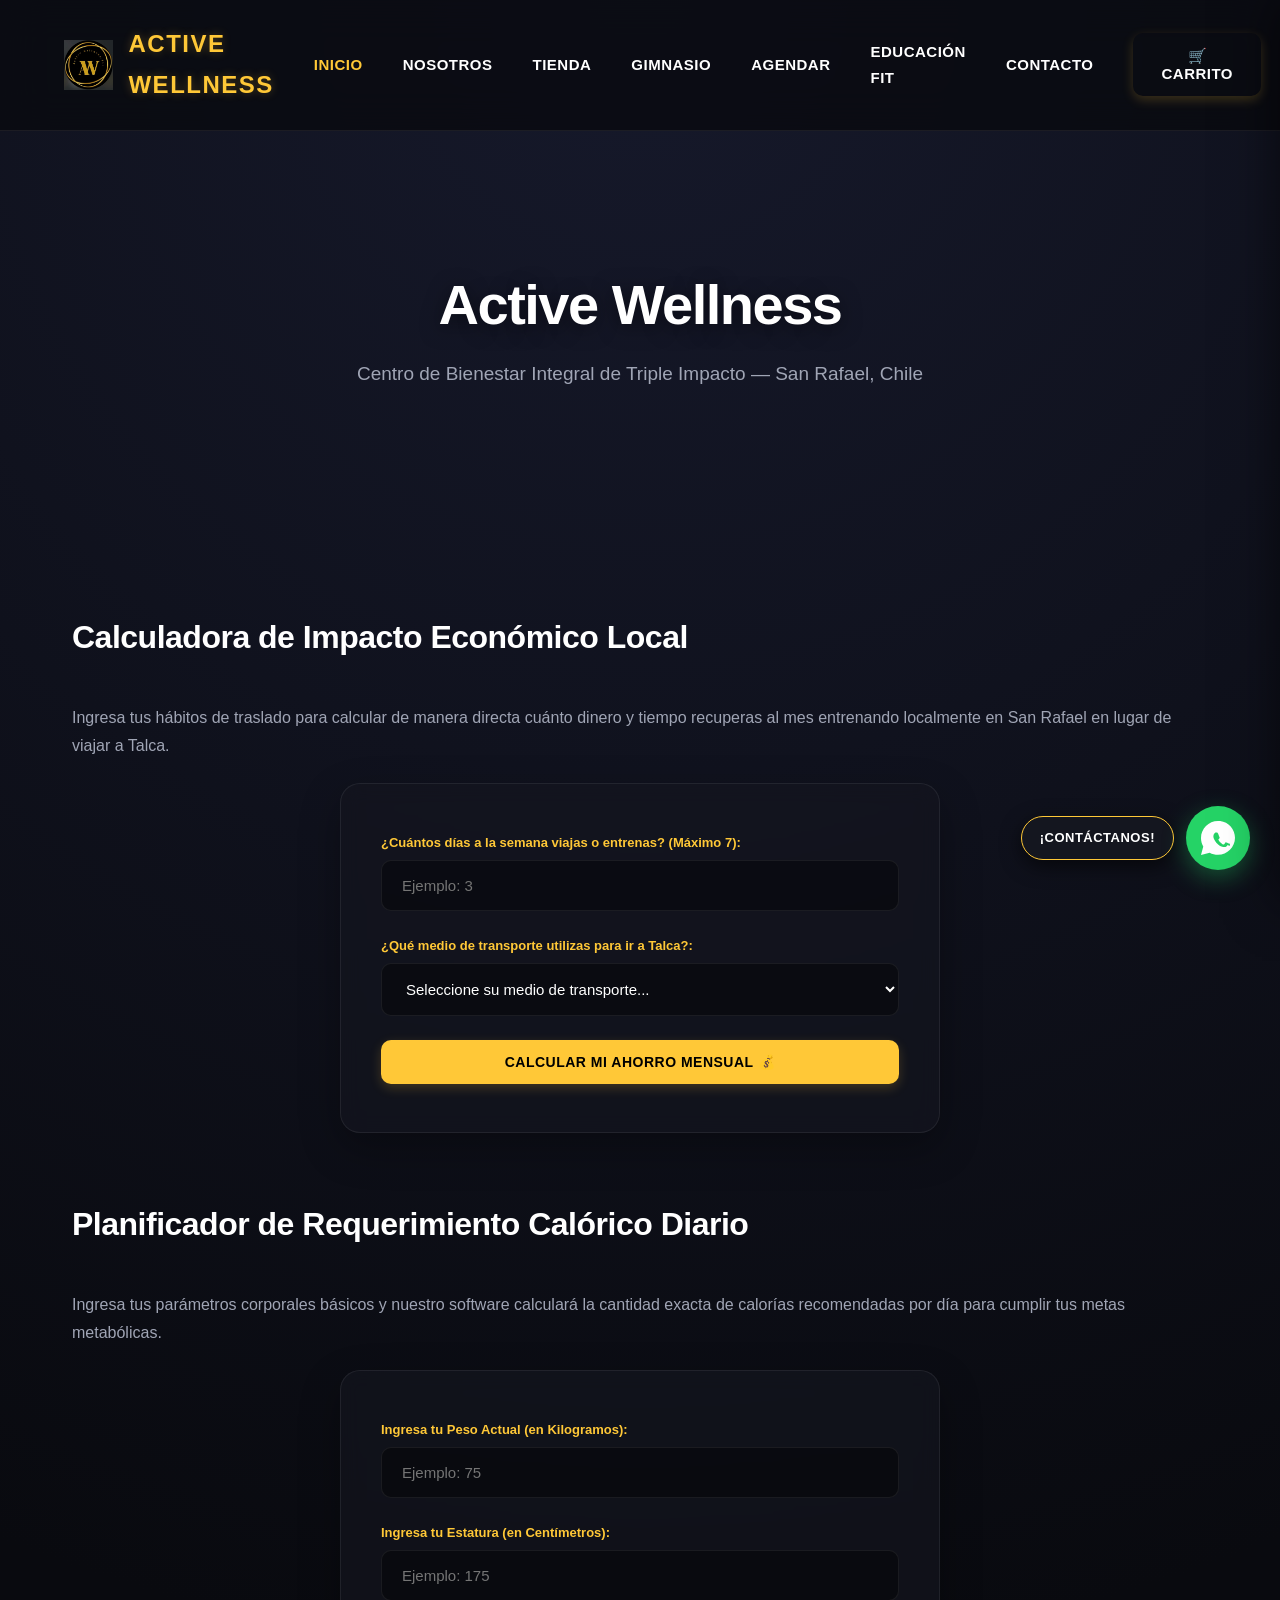
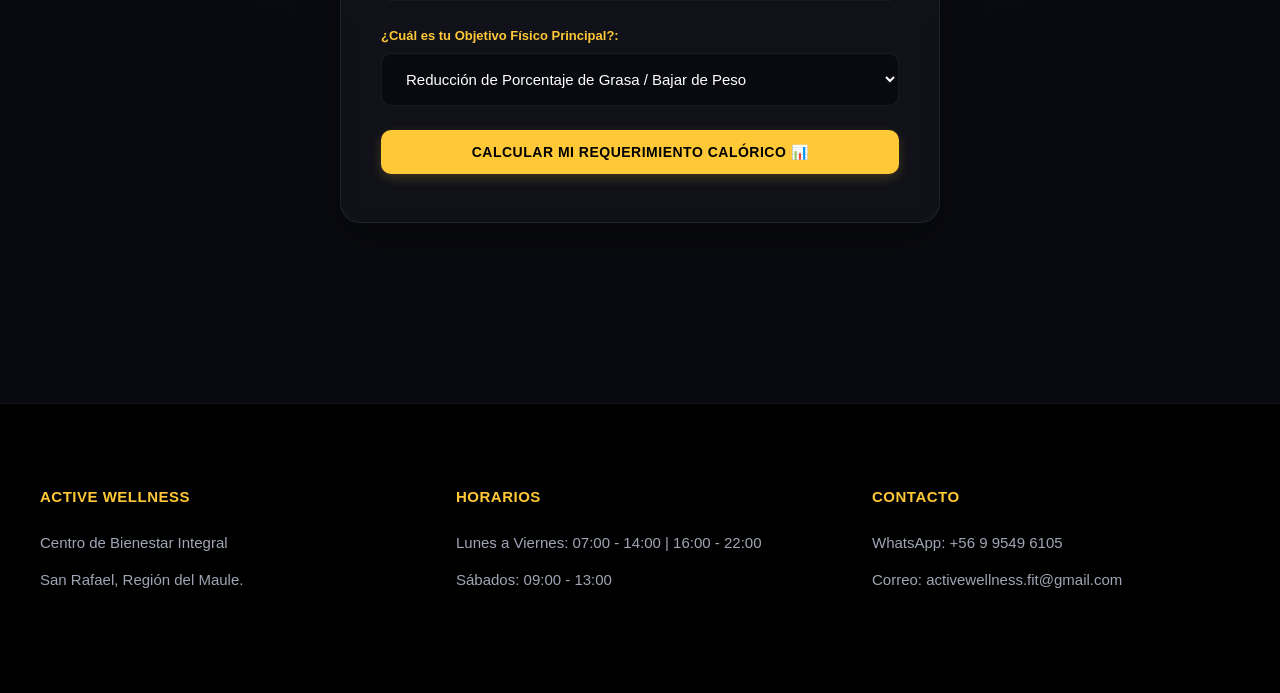
<file: index.html>
<!DOCTYPE html>
<html lang="es">     
<head>
  <meta charset="UTF-8">
  <meta name="viewport" content="width=device-width, initial-scale=1.0">
  <title>Active Wellness - Centro de Bienestar Integral</title>
  <meta name="description" content="Active Wellness: nutrición, entrenamiento, bienestar y estética integral.">
  <link rel="icon" href="imagenes/favicon.png" type="image/png">
  <link rel="stylesheet" href="styles.css">
</head>
<body>

<header class="header">
  <div class="logo">
    <a href="index.html" style="text-decoration: none; color: var(--accent-color); display: flex; align-items: center;">
      <img src="imagenes/logo.png" alt="Logo" style="height: 50px; margin-right: 15px;">
      Active Wellness
    </a>
  </div>
  <nav class="nav">
    <a href="index.html" style="color: var(--accent-color);">Inicio</a>
    <a href="nosotros.html">Nosotros</a>
    <a href="catalogo.html">Tienda<span id="nav-count" class="nav-badge" style="display:none;">0</span></a>
    <a href="gimnasio.html">Gimnasio</a>
    <a href="agenda.html">Agendar</a>
    <a href="comunidad.html">Educación Fit</a>
    <a href="contacto.html">Contacto</a>
    <button class="nav-btn-link" onclick="toggleCartSidebar()">🛒 Carrito</button>
  </nav>
</header>

<div id="cart-sidebar" class="cart-sidebar">
  <div class="cart-header">
    <h3>Tu Carrito</h3>
    <button class="close-cart" onclick="toggleCartSidebar()">✕</button>
  </div>
  <div class="cart-items-container" id="cart-items-list"></div>
  <div>
    <p style="font-size: 18px; font-weight: bold; margin-bottom: 16px;">Total: <span id="cart-sidebar-total" style="color:var(--accent-color);">$0</span></p>
    <button onclick="enviarAWhatsApp()" class="btn" style="background:var(--success-color); color:white; width:100%; padding:14px; margin-bottom:12px;">Confirmar pedido por WhatsApp 💬</button>
    <button onclick="clearCart()" class="btn" style="background:var(--danger-color); color:white; width:100%; padding:10px; font-size:12px;">Vaciar Carrito 🗑️</button>
  </div>
</div>

<section class="hero">
  <h1>Active Wellness</h1>
  <p>Centro de Bienestar Integral de Triple Impacto — San Rafael, Chile</p>
</section>

<section class="section">
  <h2>Calculadora de Impacto Económico Local</h2>
  <p style="color: var(--text-secondary); margin-bottom: 24px;">Ingresa tus hábitos de traslado para calcular de manera directa cuánto dinero y tiempo recuperas al mes entrenando localmente en San Rafael en lugar de viajar a Talca.</p>
  
  <div class="form" style="max-width: 600px; margin: 0 auto 64px auto;">
    <label style="display:block; margin-bottom:6px; font-size:13px; font-weight:bold; color:var(--accent-color);">¿Cuántos días a la semana viajas o entrenas? (Máximo 7):</label>
    <input type="number" id="op-dias" placeholder="Ejemplo: 3" min="1" max="7" required>

    <label style="display:block; margin-bottom:6px; font-size:13px; font-weight:bold; color:var(--accent-color);">¿Qué medio de transporte utilizas para ir a Talca?:</label>
    <select id="op-transporte" required>
      <option value="" disabled selected hidden>Seleccione su medio de transporte...</option>
      <option value="auto">Automóvil Particular (Combustible + Peaje Lateral)</option>
      <option value="micro">Transporte Público / Microbús (Pasajes ida y vuelta)</option>
    </select>

    <button type="button" onclick="calcularCostoOportunidad()" style="width:100%;">Calcular Mi Ahorro Mensual 💰</button>
    <div id="op-resultado"></div>
  </div>

  <h2>Planificador de Requerimiento Calórico Diario</h2>
  <p style="color: var(--text-secondary); margin-bottom: 24px;">Ingresa tus parámetros corporales básicos y nuestro software calculará la cantidad exacta de calorías recomendadas por día para cumplir tus metas metabólicas.</p>
  
  <div class="form" style="max-width: 600px; margin: 0 auto;">
    <label style="display:block; margin-bottom:6px; font-size:13px; font-weight:bold; color:var(--accent-color);">Ingresa tu Peso Actual (en Kilogramos):</label>
    <input type="number" id="calc-peso" placeholder="Ejemplo: 75" min="30" max="250" required>

    <label style="display:block; margin-bottom:6px; font-size:13px; font-weight:bold; color:var(--accent-color);">Ingresa tu Estatura (en Centímetros):</label>
    <input type="number" id="calc-estatura" placeholder="Ejemplo: 175" min="100" max="230" required>

    <label style="display:block; margin-bottom:6px; font-size:13px; font-weight:bold; color:var(--accent-color);">¿Cuál es tu Objetivo Físico Principal?:</label>
    <select id="calc-objetivo" required>
      <option value="perder">Reducción de Porcentaje de Grasa / Bajar de Peso</option>
      <option value="ganar">Hipertrofia Muscular / Aumento de Masa Magra</option>
      <option value="mantener">Mantenimiento Saludable y Vitalidad Preventiva</option>
    </select>

    <button type="button" onclick="calcularIMC()" style="width:100%;">Calcular Mi Requerimiento Calórico 📊</button>
    <div id="calc-resultado"></div>
  </div>
</section>

<footer class="footer">
  <div class="footer-content">
    <div class="footer-section">
      <h3>Active Wellness</h3>
      <p>Centro de Bienestar Integral</p>
      <p>San Rafael, Región del Maule.</p>
    </div>
    <div class="footer-section">
      <h3>Horarios</h3>
      <p>Lunes a Viernes: 07:00 - 14:00 | 16:00 - 22:00</p>
      <p>Sábados: 09:00 - 13:00</p>
    </div>
    <div class="footer-section">
      <h3>Contacto</h3>
      <p>WhatsApp: +56 9 9549 6105</p>
      <p>Correo: activewellness.fit@gmail.com</p>
    </div>
  </div>
</footer>

<a href="https://wa.me/56995496105" class="whatsapp-float-container" target="_blank">
  <span class="whatsapp-text-badge">¡Contáctanos!</span>
  <div class="whatsapp-float">
    <svg class="whatsapp-icon-svg" viewBox="0 0 32 32">
      <path d="M16 0c-8.837 0-16 7.163-16 16 0 2.825.737 5.607 2.137 8.047l-2.137 7.953 8.135-2.132c2.392 1.315 5.1 2.007 7.865 2.007 8.837 0 16-7.163 16-16s-7.163-16-16-16zm9.055 22.502c-.37 1.042-1.842 1.908-2.54 1.995-.697.087-1.572.15-2.55-.175-3.955-1.307-6.522-5.325-6.72-5.587-.197-.262-1.607-2.137-1.607-4.075 0-1.937 1.012-2.887 1.375-3.275.362-.387.787-.487 1.05-.487.262 0 .525.012.75.025.237.012.462-.05 1.037.525.437.437 1.5 3.662 1.637 3.937.137.275.087.6-.125.85-.212.25-.45.55-.662.775-.212.225-.437.475-.187.9 1.112 1.887 2.45 3.125 4.125 4.125.425.25.662.212.9-.062.237-.275 1.037-1.2 1.312-1.612.275-.412.55-.337.925-.2 1.25.437 2.412.912 2.762 1.062.35.15.587.225.675.375.088.15.088.862-.282 1.904z" fill="#FFF"/>
    </svg>
  </div>
</a>

<script src="app.js"></script>
</body>
</html>
</file>
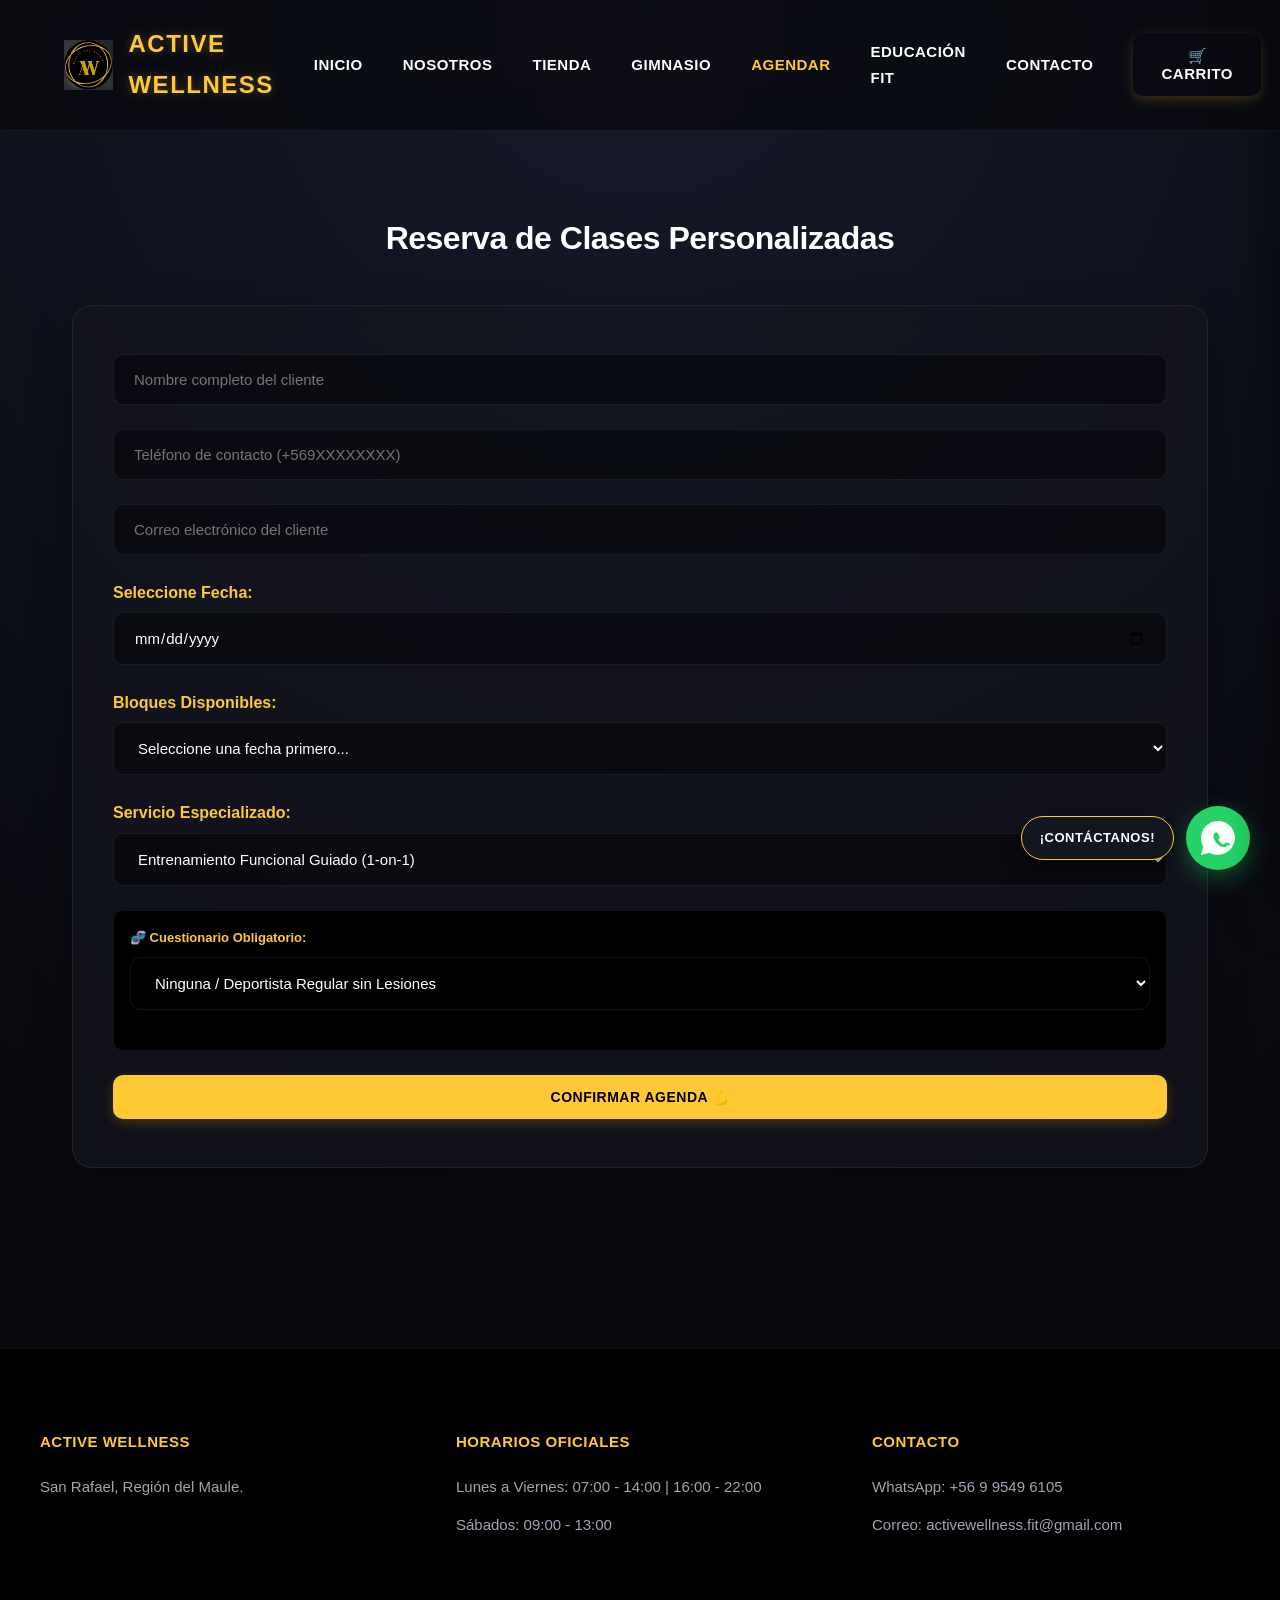
<file: agenda.html>
<!DOCTYPE html>
<html lang="es">
<head>
  <meta charset="UTF-8">
  <meta name="viewport" content="width=device-width, initial-scale=1.0">
  <title>Agendar - Active Wellness</title>
  <meta name="description" content="Active Wellness: nutrición, entrenamiento, bienestar y estética integral.">
  <link rel="icon" href="imagenes/favicon.png" type="image/png">
  <link rel="stylesheet" href="styles.css">
</head>
<body>

<header class="header">
  <div class="logo">
    <a href="index.html" style="text-decoration: none; color: var(--accent-color); display: flex; align-items: center;">
      <img src="imagenes/logo.png" alt="Logo" style="height: 50px; margin-right: 15px;">
      Active Wellness
    </a>
  </div>
  <nav class="nav">
    <a href="index.html">Inicio</a>
    <a href="nosotros.html">Nosotros</a>
    <a href="catalogo.html">Tienda<span id="nav-count" class="nav-badge" style="display:none;">0</span></a>
    <a href="gimnasio.html">Gimnasio</a>
    <a href="agenda.html" style="color: var(--accent-color);">Agendar</a>
    <a href="comunidad.html">Educación Fit</a>
    <a href="contacto.html">Contacto</a>
    <button class="nav-btn-link" onclick="toggleCartSidebar()">🛒 Carrito</button>
  </nav>
</header>

<div id="cart-sidebar" class="cart-sidebar">
  <div class="cart-header">
    <h3>Tu Carrito</h3>
    <button class="close-cart" onclick="toggleCartSidebar()">✕</button>
  </div>
  <div class="cart-items-container" id="cart-items-list"></div>
  <div>
    <p style="font-size: 18px; font-weight: bold; margin-bottom: 16px;">Total: <span id="cart-sidebar-total" style="color:var(--accent-color);">$0</span></p>
    <button onclick="enviarAWhatsApp()" class="btn" style="background:var(--success-color); color:white; width:100%; padding:14px; margin-bottom:12px;">Confirmar pedido por WhatsApp 💬</button>
    <button onclick="clearCart()" class="btn" style="background:var(--danger-color); color:white; width:100%; padding:10px; font-size:12px;">Vaciar Carrito 🗑️</button>
  </div>
</div>

<section class="section">
  <h2 style="text-align: center; margin-bottom: 40px;">Reserva de Clases Personalizadas</h2>

  <form class="form" onsubmit="reservar(event)">
    <input id="nombre" placeholder="Nombre completo del cliente" required>
    <input id="telefono" placeholder="Teléfono de contacto (+569XXXXXXXX)" required>
    <input type="email" id="correo" placeholder="Correo electrónico del cliente" required>
    
    <label style="display:block; margin-bottom:6px; color:var(--accent-color); font-weight:bold;">Seleccione Fecha:</label>
    <input type="date" id="fecha" onchange="actualizarHorarios()" required>
    
    <label style="display:block; margin-bottom:6px; color:var(--accent-color); font-weight:bold;">Bloques Disponibles:</label>
    <select id="hora" required>
      <option value="">Seleccione una fecha primero...</option>
    </select>

    <label style="display:block; margin-bottom:6px; color:var(--accent-color); font-weight:bold;">Servicio Especializado:</label>
    <select id="tipo" required>
      <option value="Entrenamiento Funcional Guiado (1-on-1)">Entrenamiento Funcional Guiado (1-on-1)</option>
      <option value="Evaluación Biomecánica Inicial con Marcela">Evaluación Biomecánica Inicial</option>
      <option value="Asesoría Nutricional Privada">Asesoría Nutricional Privada</option>
    </select>

    <div style="background:#000000; padding:16px; border-radius:10px; border:1px solid var(--border-subtle); margin-bottom:24px; text-align:left;">
      <label style="display:block; font-size:13px; font-weight:bold; color:var(--accent-color); margin-bottom:8px;">🧬 Cuestionario Obligatorio:</label>
      <select id="salud-condicion" required>
        <option value="Ninguna / Condición Regular">Ninguna / Deportista Regular sin Lesiones</option>
        <option value="Hipertensión Arterial / Cuidado Cardiovascular">Hipertensión Arterial / Cuidado Cardiovascular</option>
        <option value="Diabetes / Resistencia a la Insulina">Diabetes / Resistencia a la Insulina</option>
        <option value="Embarazo / Etapa de Gestación Adaptada">Embarazo / Etapa de Gestación Adaptada</option>
        <option value="Lesión Biomecánica Activa">Lesión Activa (Articulación / Columna)</option>
      </select>
    </div>

    <button type="submit" style="width: 100%;">Confirmar Agenda 💪</button>
  </form>
</section>

<footer class="footer">
  <div class="footer-content">
    <div class="footer-section">
      <h3>Active Wellness</h3>
      <p>San Rafael, Región del Maule.</p>
    </div>
    <div class="footer-section">
      <h3>Horarios Oficiales</h3>
      <p>Lunes a Viernes: 07:00 - 14:00 | 16:00 - 22:00</p>
      <p>Sábados: 09:00 - 13:00</p>
    </div>
    <div class="footer-section">
      <h3>Contacto</h3>
      <p>WhatsApp: +56 9 9549 6105</p>
      <p>Correo: activewellness.fit@gmail.com</p>
    </div>
  </div>
</footer>

<a href="https://wa.me/56995496105" class="whatsapp-float-container" target="_blank">
  <span class="whatsapp-text-badge">¡Contáctanos!</span>
  <div class="whatsapp-float">
    <svg class="whatsapp-icon-svg" viewBox="0 0 32 32">
      <path d="M16 0c-8.837 0-16 7.163-16 16 0 2.825.737 5.607 2.137 8.047l-2.137 7.953 8.135-2.132c2.392 1.315 5.1 2.007 7.865 2.007 8.837 0 16-7.163 16-16s-7.163-16-16-16zm9.055 22.502c-.37 1.042-1.842 1.908-2.54 1.995-.697.087-1.572.15-2.55-.175-3.955-1.307-6.522-5.325-6.72-5.587-.197-.262-1.607-2.137-1.607-4.075 0-1.937 1.012-2.887 1.375-3.275.362-.387.787-.487 1.05-.487.262 0 .525.012.75.025.237.012.462-.05 1.037.525.437.437 1.5 3.662 1.637 3.937.137.275.087.6-.125.85-.212.25-.45.55-.662.775-.212.225-.437.475-.187.9 1.112 1.887 2.45 3.125 4.125 4.125.425.25.662.212.9-.062.237-.275 1.037-1.2 1.312-1.612.275-.412.55-.337.925-.2 1.25.437 2.412.912 2.762 1.062.35.15.587.225.675.375.088.15.088.862-.282 1.904z" fill="#FFF"/>
    </svg>
  </div>
</a>

<script src="app.js"></script>
</body>
</html>
</file>
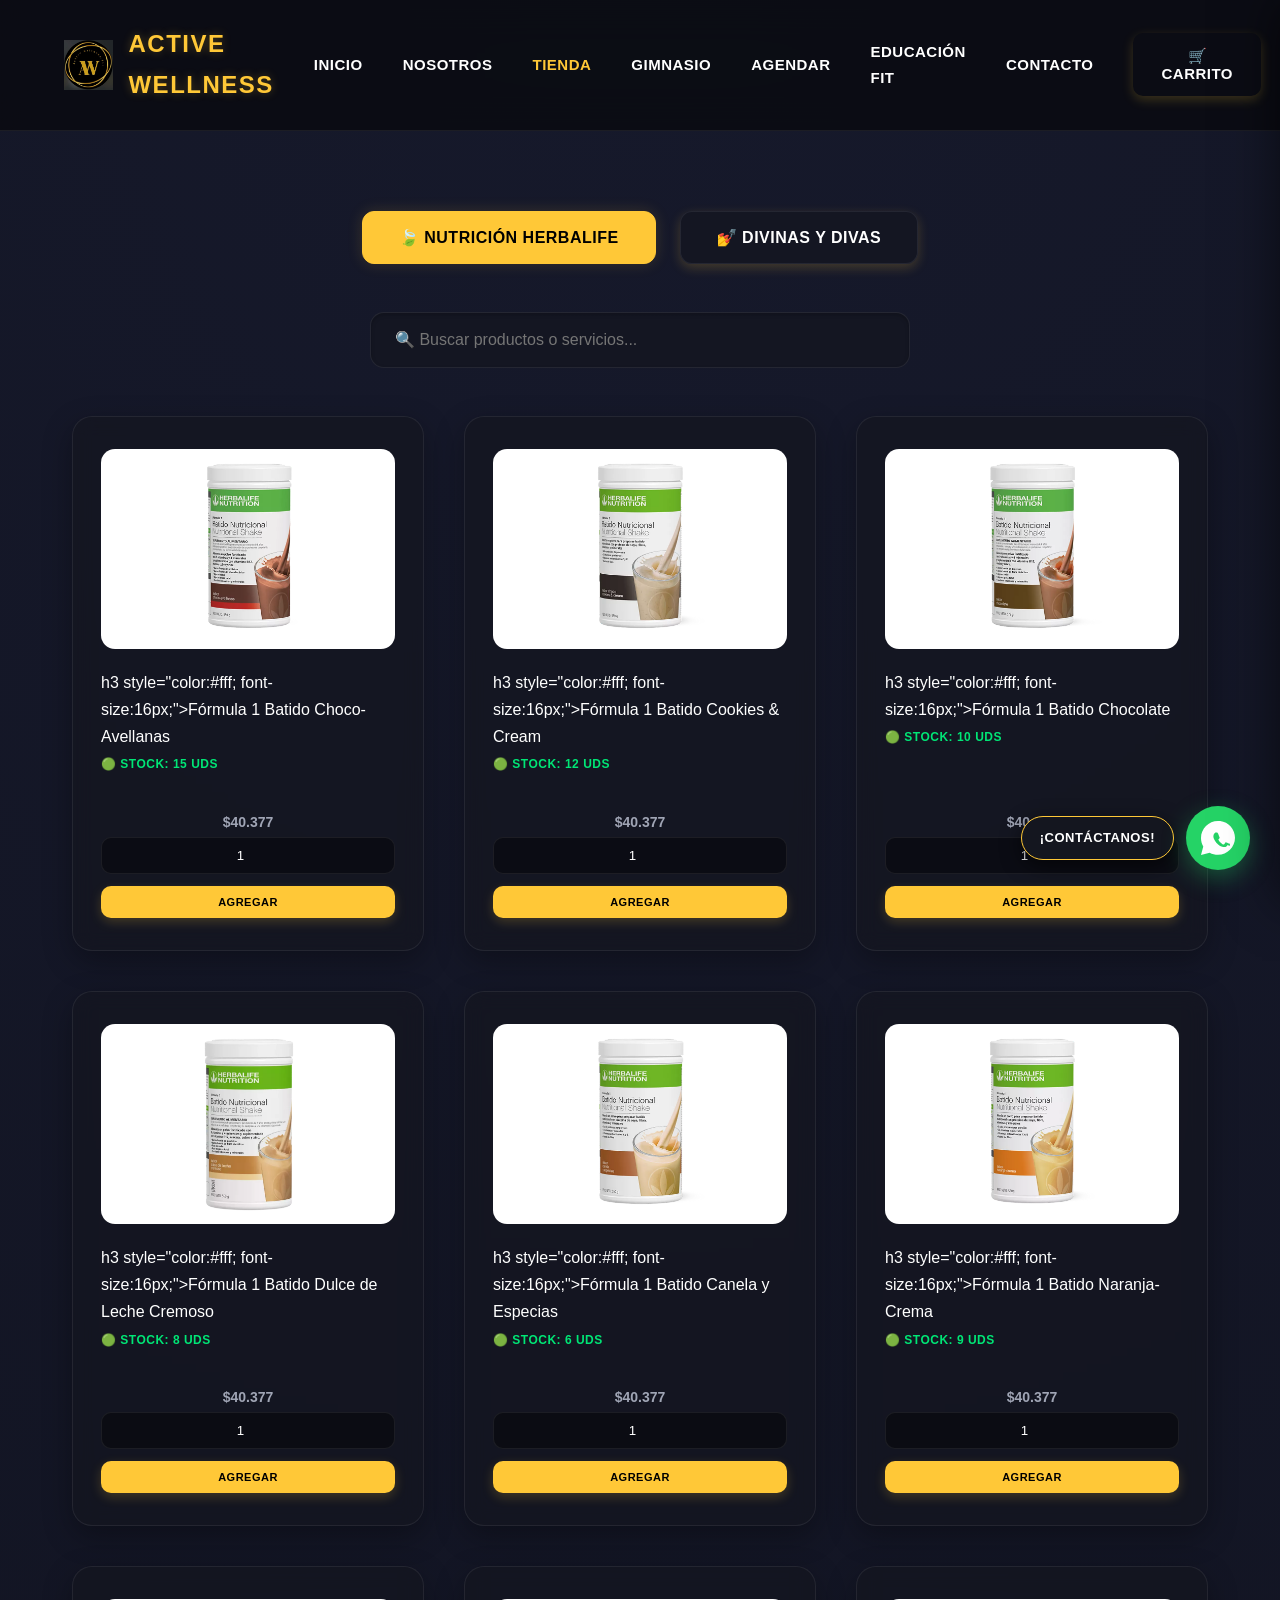
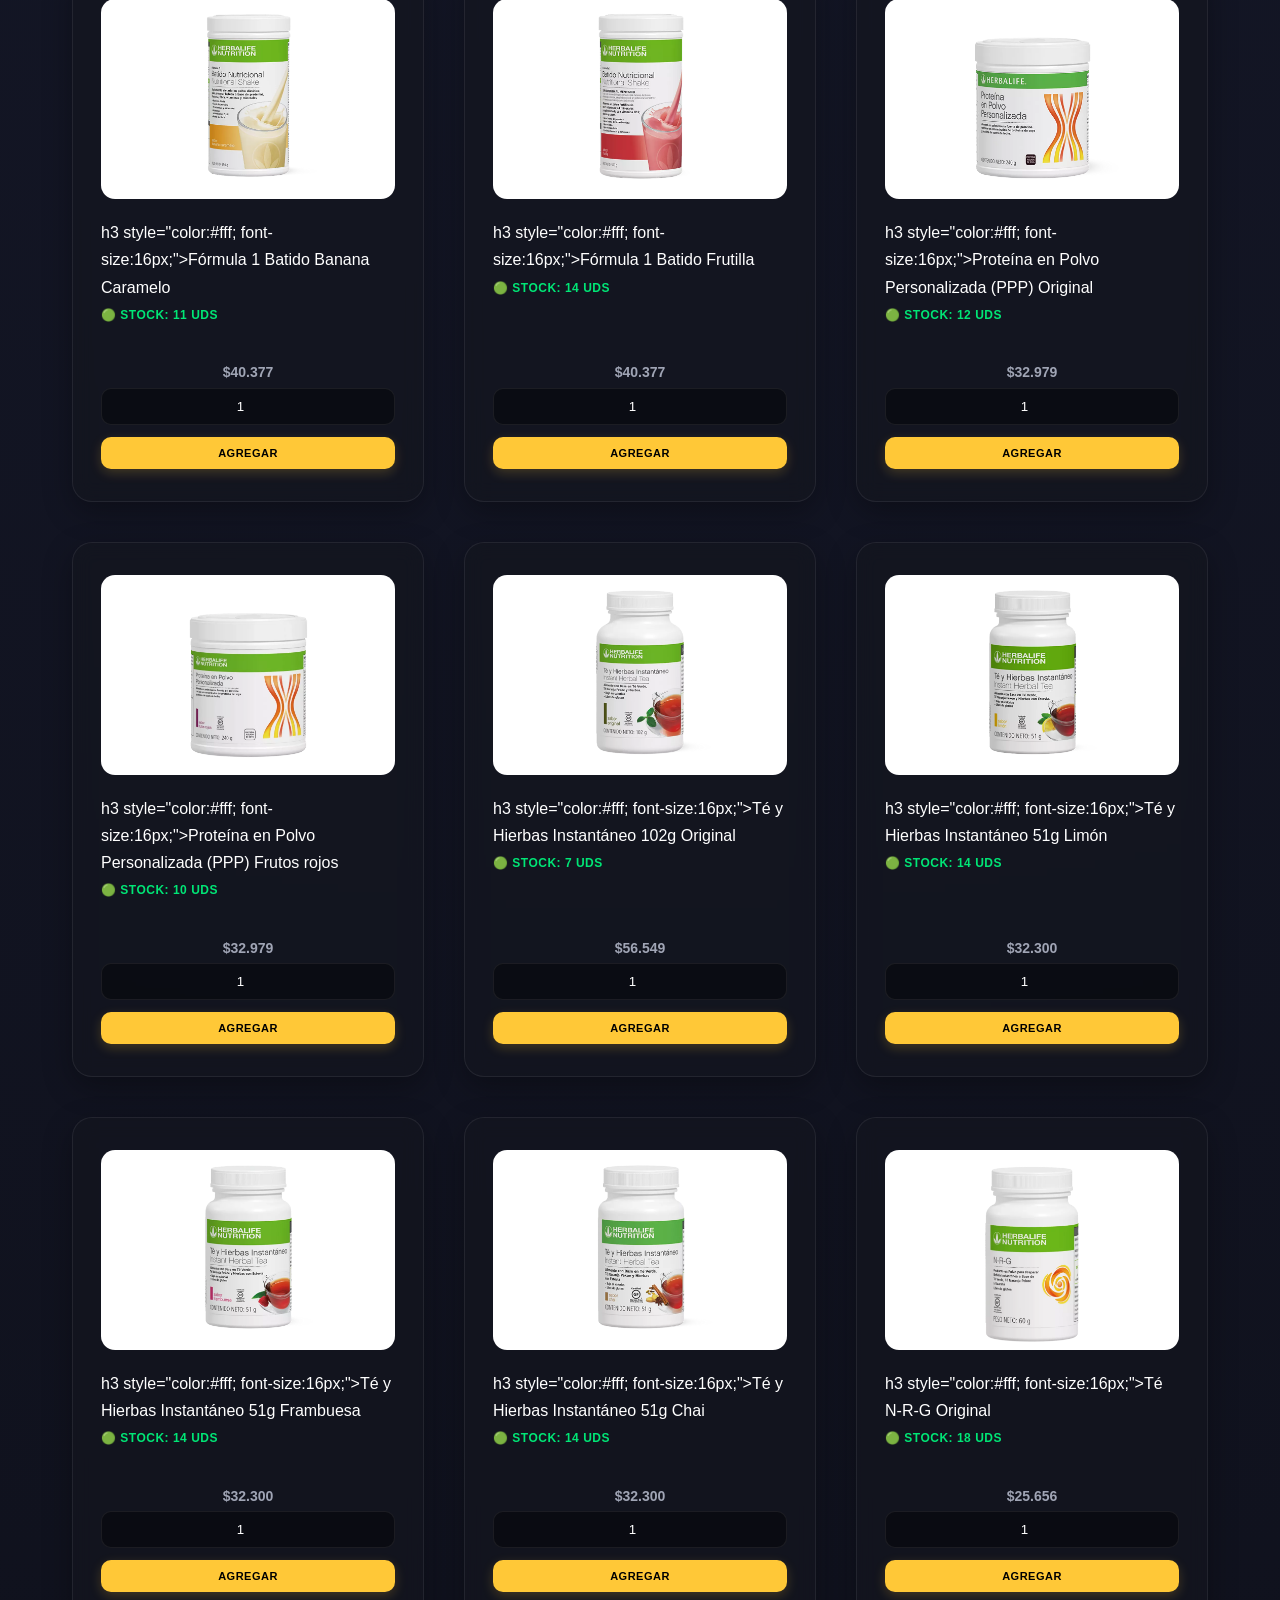
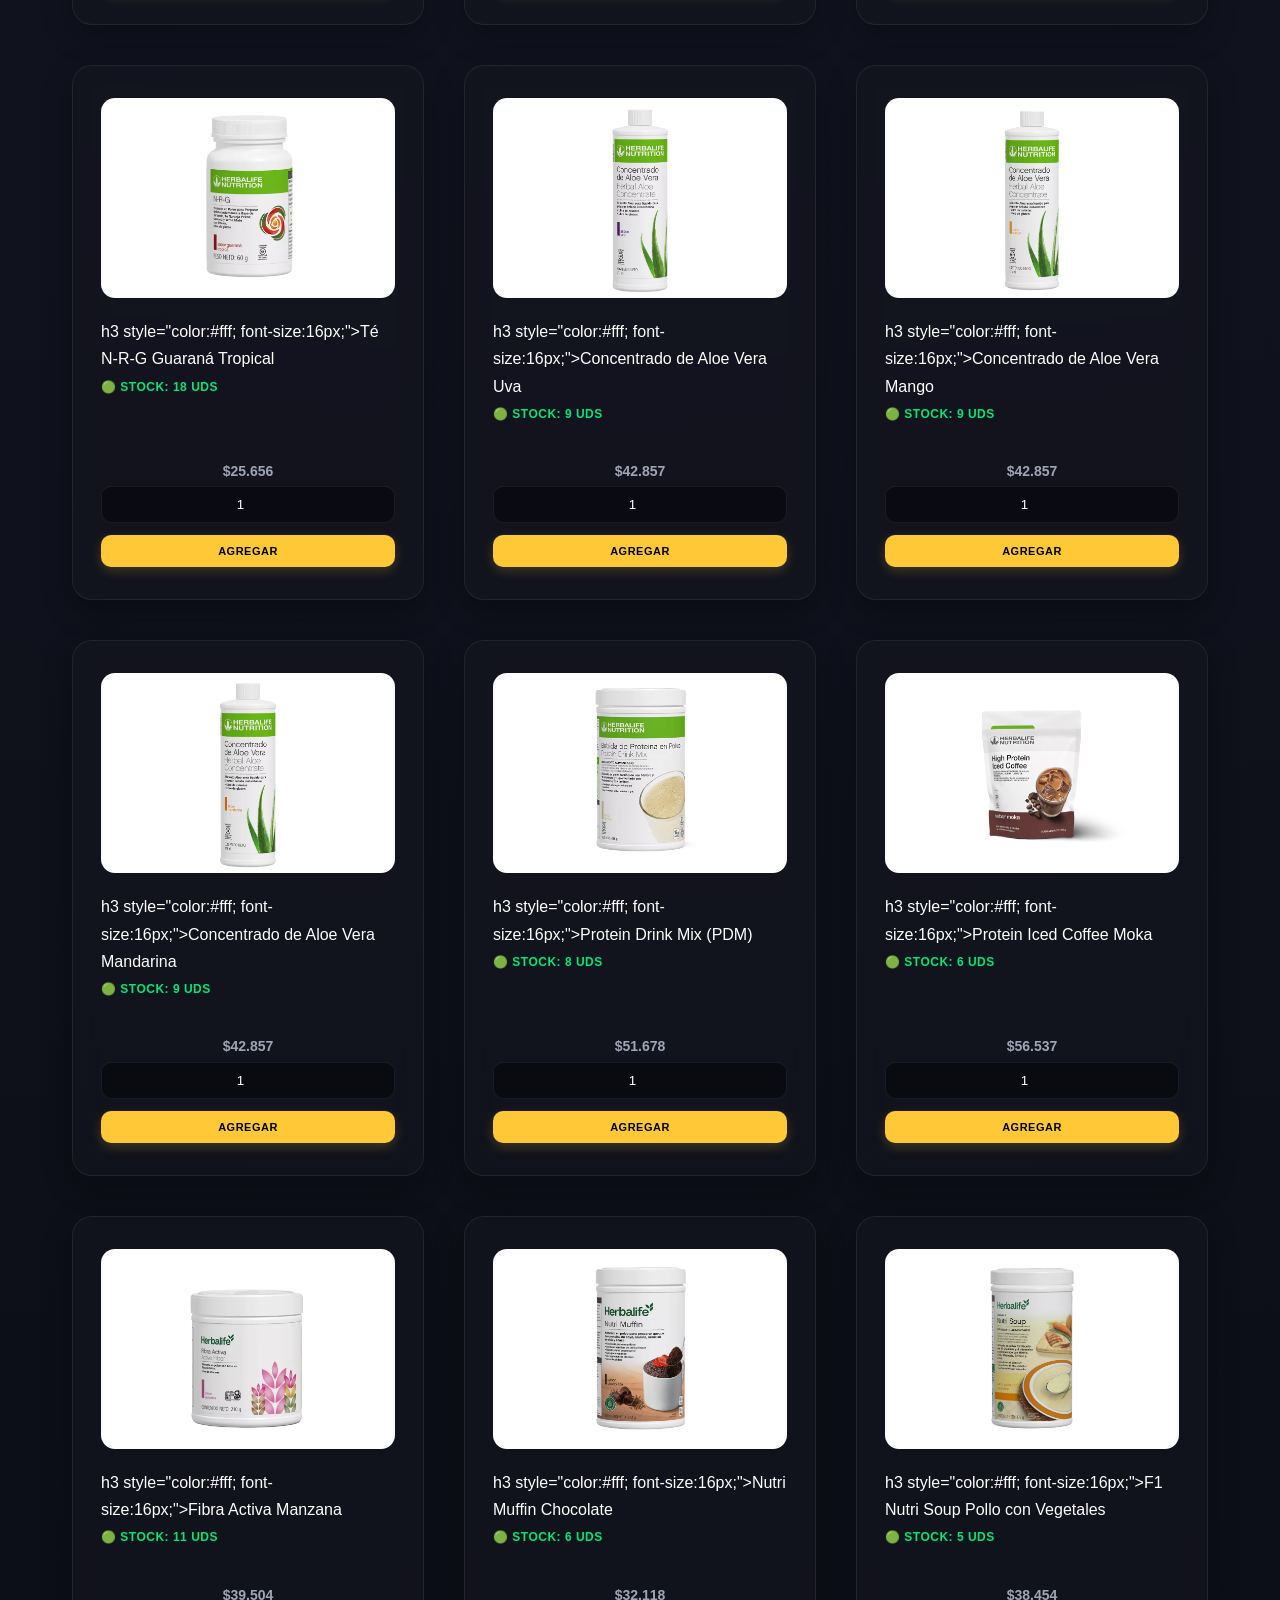
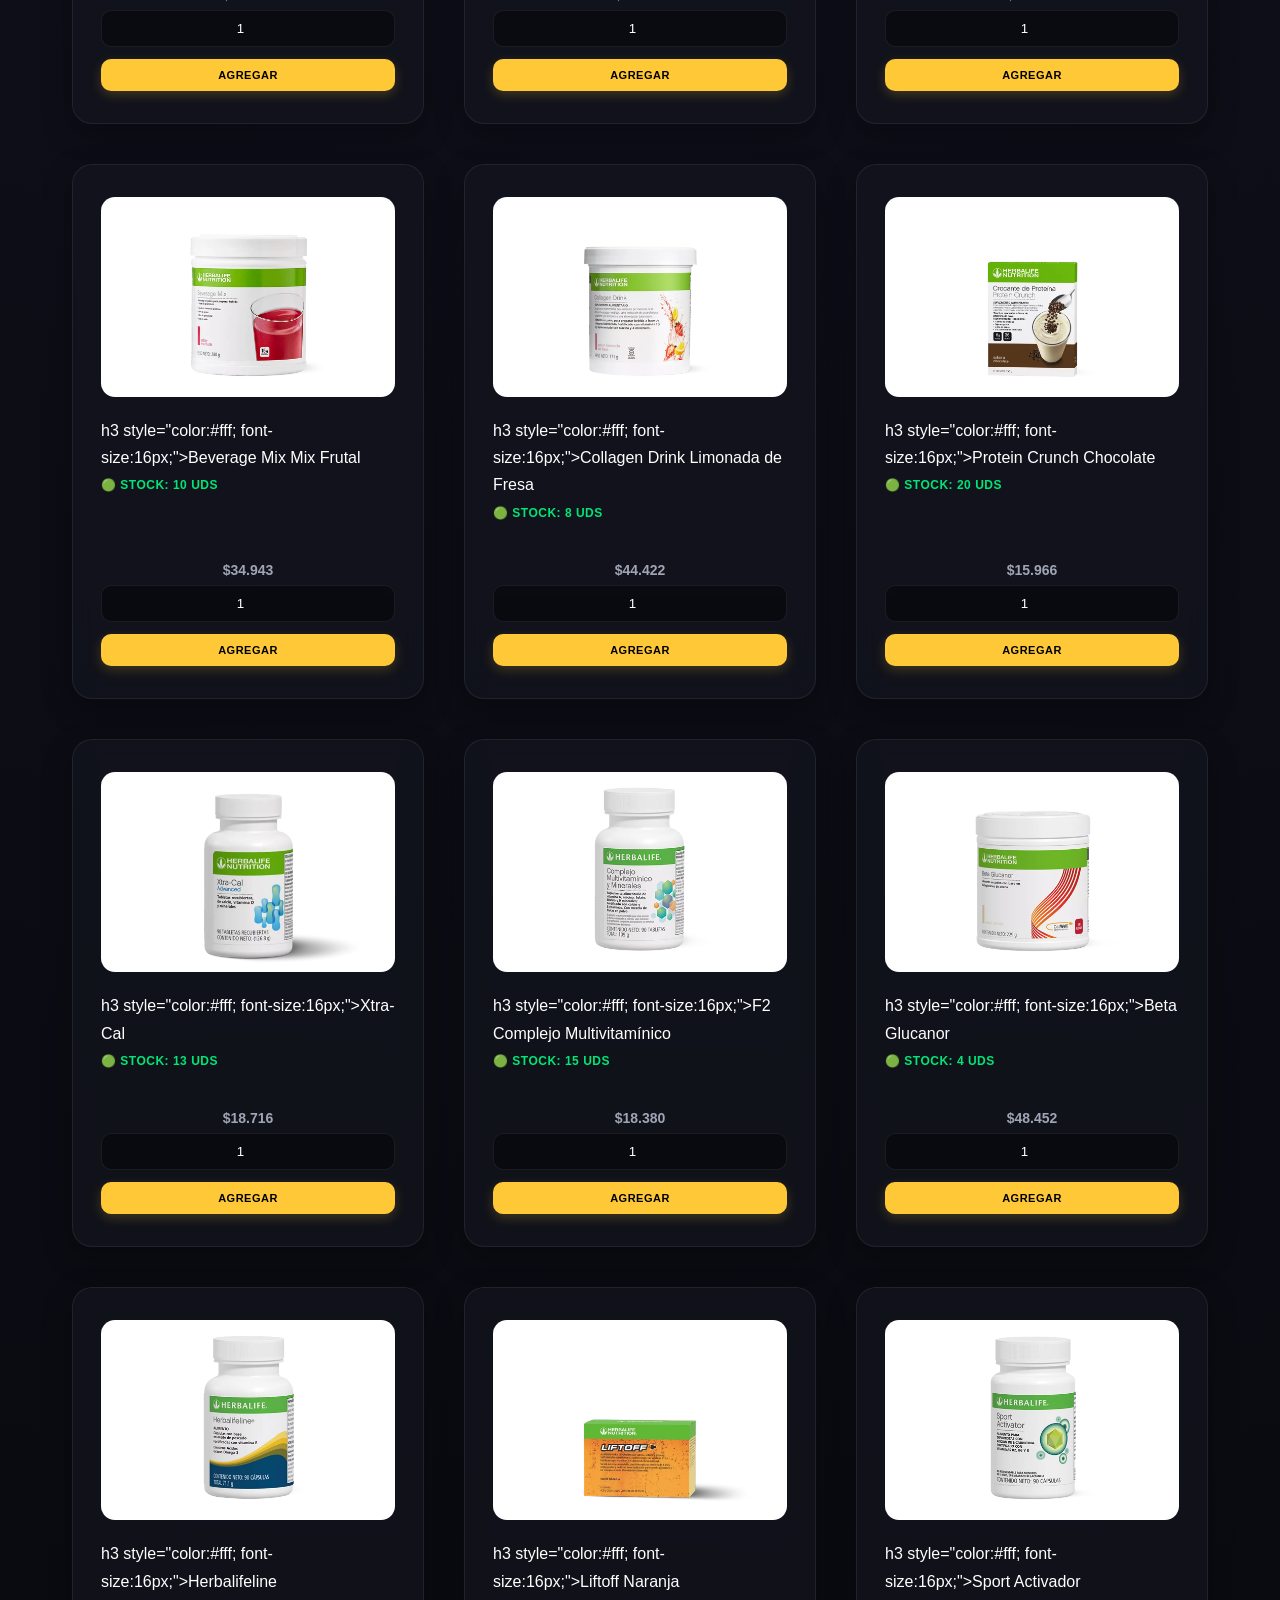
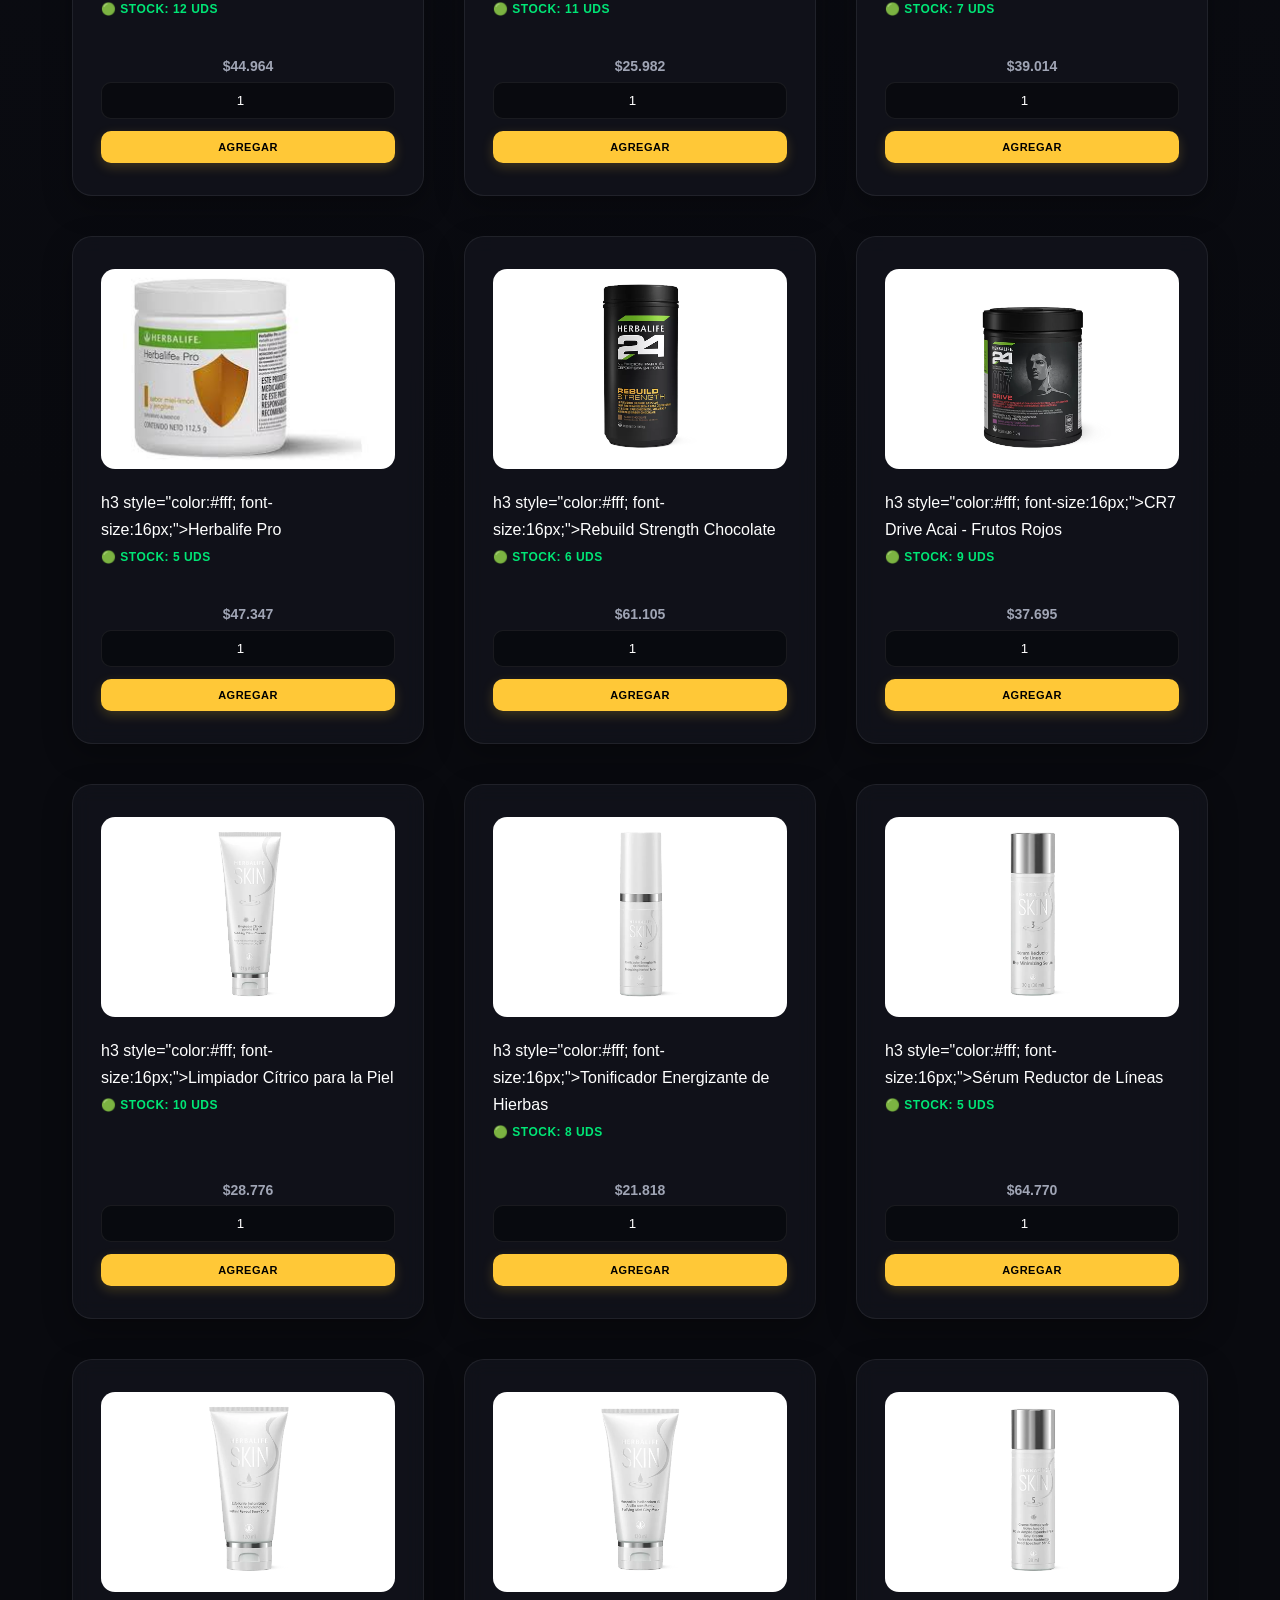
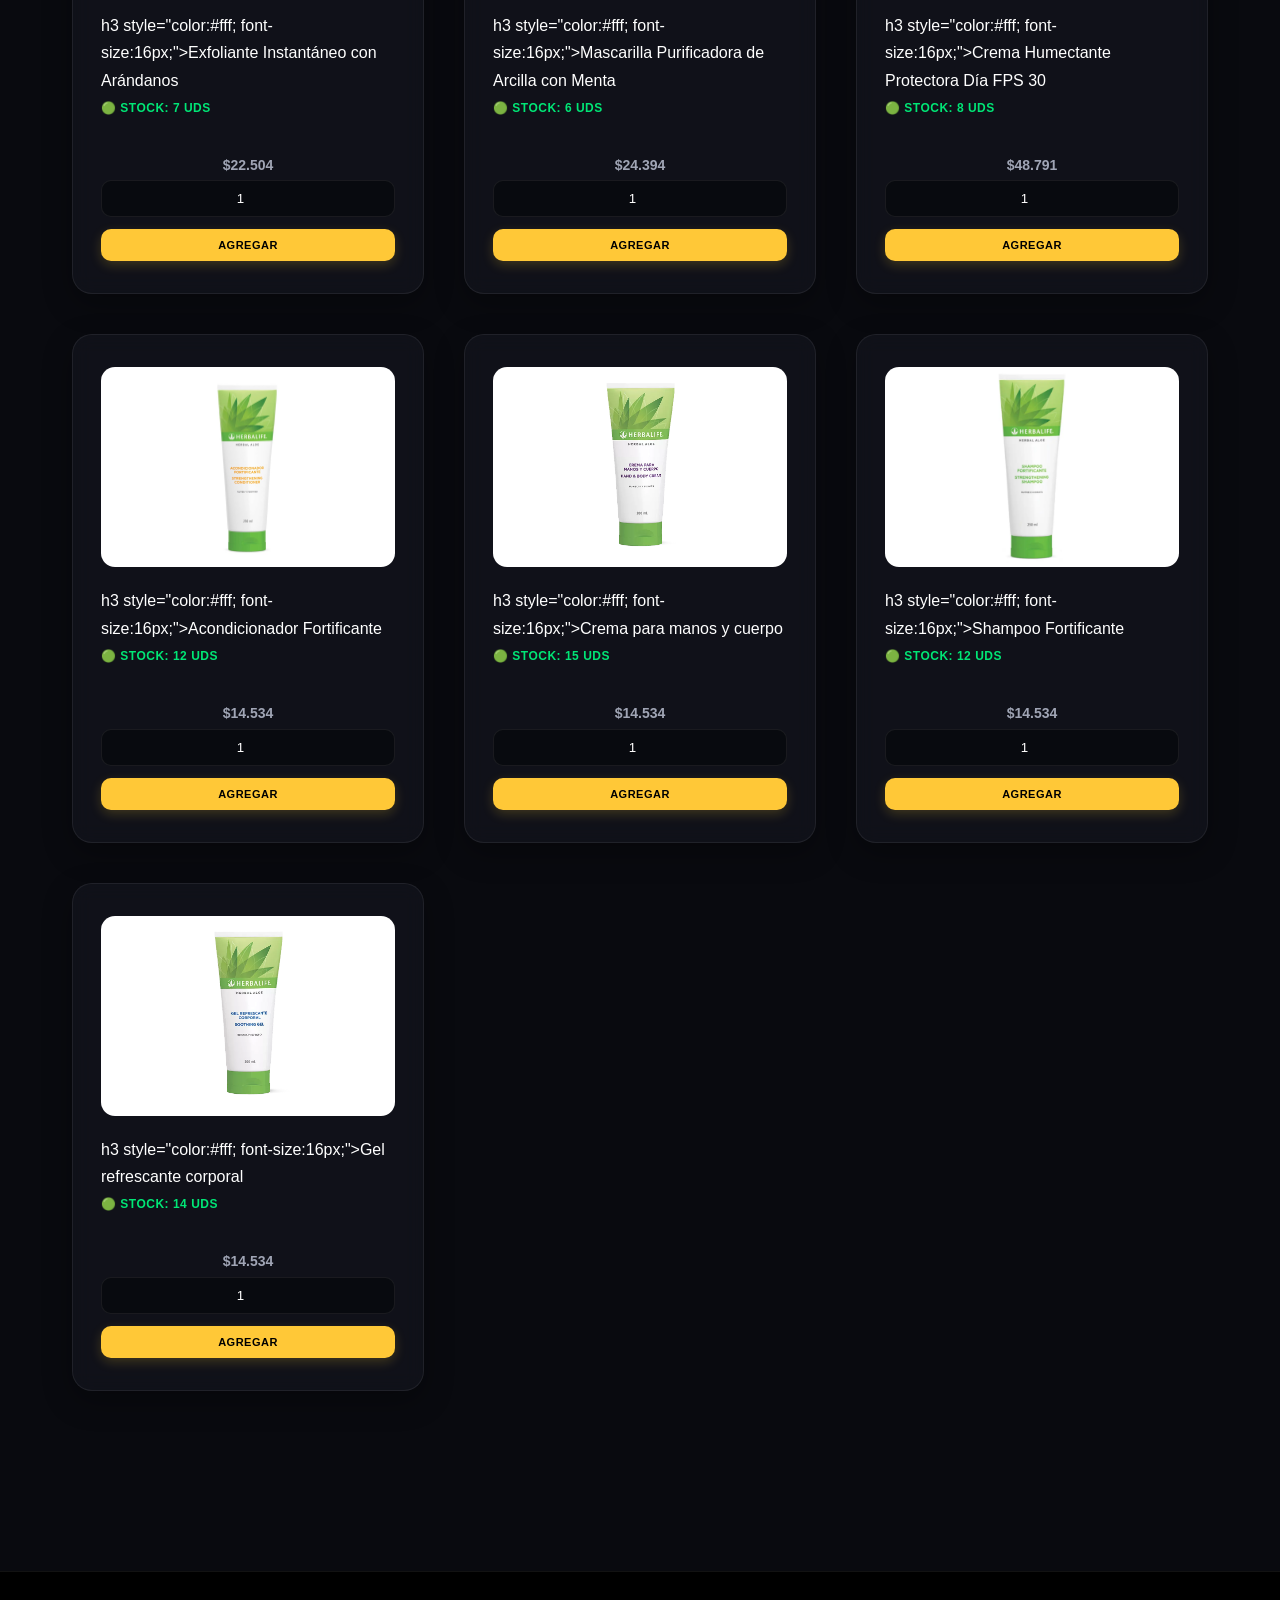
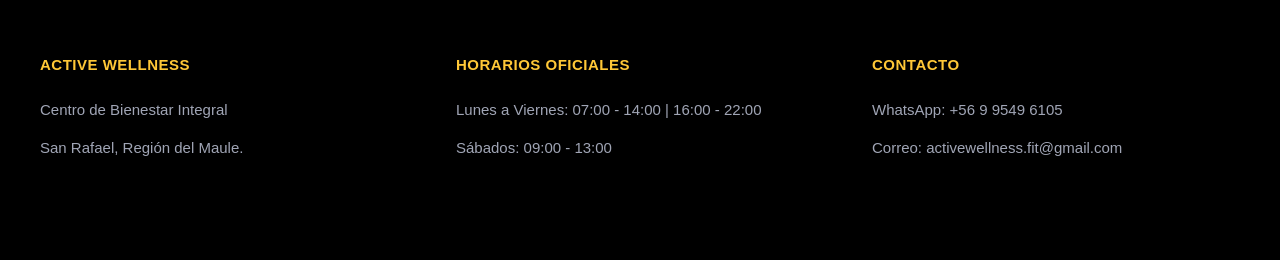
<file: catalogo.html>
<!DOCTYPE html>
<html lang="es">
<head>
  <meta charset="UTF-8">
  <meta name="viewport" content="width=device-width, initial-scale=1.0">
  <title>Tienda - Active Wellness</title>
  <meta name="description" content="Active Wellness: nutrición, entrenamiento, bienestar y estética integral.">
  <link rel="icon" href="imagenes/favicon.png" type="image/png">
  <link rel="stylesheet" href="styles.css">
</head>
<body>

<header class="header">
  <div class="logo">
    <a href="index.html" style="text-decoration: none; color: var(--accent-color); display: flex; align-items: center;">
      <img src="imagenes/logo.png" alt="Logo" style="height: 50px; margin-right: 15px;">
      Active Wellness
    </a>
  </div>
  <nav class="nav">
    <a href="index.html">Inicio</a>
    <a href="nosotros.html">Nosotros</a>
    <a href="catalogo.html" style="color: var(--accent-color);">Tienda<span id="nav-count" class="nav-badge" style="display:none;">0</span></a>
    <a href="gimnasio.html">Gimnasio</a>
    <a href="agenda.html">Agendar</a>
    <a href="comunidad.html">Educación Fit</a>
    <a href="contacto.html">Contacto</a>
    <button class="nav-btn-link" onclick="toggleCartSidebar()">🛒 Carrito</button>
  </nav>
</header>

<div id="cart-sidebar" class="cart-sidebar">
  <div class="cart-header">
    <h3>Tu Carrito</h3>
    <button class="close-cart" onclick="toggleCartSidebar()">✕</button>
  </div>
  <div class="cart-items-container" id="cart-items-list"></div>
  <div>
    <p style="font-size: 18px; font-weight: bold; margin-bottom: 16px;">Total: <span id="cart-sidebar-total" style="color:var(--accent-color);">$0</span></p>
    <button onclick="enviarAWhatsApp()" class="btn" style="background:var(--success-color); color:white; width:100%; padding:14px; margin-bottom:12px;">Confirmar pedido por WhatsApp 💬</button>
    <button onclick="clearCart()" class="btn" style="background:var(--danger-color); color:white; width:100%; padding:10px; font-size:12px;">Vaciar Carrito 🗑️</button>
  </div>
</div>

<section class="section">
  <div class="store-tabs">
    <button id="btn-tab-herbalife" class="tab-btn active" onclick="switchStoreTab('herbalife')">🍃 Nutrición Herbalife</button>
    <button id="btn-tab-belleza" class="tab-btn" onclick="switchStoreTab('belleza')">💅 Divinas y divas</button>
  </div>

  <div class="search-container">
    <input type="text" id="search-input" class="search-input" placeholder="🔍 Buscar productos o servicios..." oninput="filtrarProductos()">
  </div>

  <div class="grid" id="products-catalog-grid"></div>

  <div id="beauty-policy-box" style="background: rgba(255, 200, 55, 0.03); border: 1px solid rgba(255, 200, 55, 0.2); padding: 40px; border-radius: 20px; margin-top: 80px; text-align: left; display: none;">
    <h3 style="color: var(--accent-color); margin-bottom: 16px; font-size: 22px; font-weight: 800;">📅 ¿Cómo agendar tu cita?</h3>
    <p style="margin-bottom: 14px; color: #fff; font-size: 15px;">Todo se agendará por el mismo WhatsApp, enviando:</p>
    
    <ul style="padding-left: 24px; margin-bottom: 24px; color: var(--text-secondary); font-size: 15px; line-height: 1.8;">
      <li>• Nombre y apellido</li>
      <li>• Servicio que se quiere realizar (si son pestañas especificar el efecto)</li>
      <li>• Día y hora</li>
    </ul>

    <div style="background: rgba(0, 0, 0, 0.5); padding: 24px; border-radius: 12px; border-left: 4px solid var(--danger-color); font-size: 14px; line-height: 1.6; color: #e0e0e0;">
      Al momento de tener coordinada su hora debe realizar un abono de $5.000 para reservar su hora en la agenda (si usted no asiste el abono no será reembolsado, en caso de no poder venir y usted sepa con anterioridad debe modificarnos con al menos 24h antes, de lo contrario el abono será retenido).
    </div>
  </div>
</section>

<footer class="footer">
  <div class="footer-content">
    <div class="footer-section">
      <h3>Active Wellness</h3>
      <p>Centro de Bienestar Integral</p>
      <p>San Rafael, Región del Maule.</p>
    </div>
    <div class="footer-section">
      <h3>Horarios Oficiales</h3>
      <p>Lunes a Viernes: 07:00 - 14:00 | 16:00 - 22:00</p>
      <p>Sábados: 09:00 - 13:00</p>
    </div>
    <div class="footer-section">
      <h3>Contacto</h3>
      <p>WhatsApp: +56 9 9549 6105</p>
      <p>Correo: activewellness.fit@gmail.com</p>
    </div>
  </div>
</footer>

<a href="https://wa.me/56995496105" class="whatsapp-float-container" target="_blank">
  <span class="whatsapp-text-badge">¡Contáctanos!</span>
  <div class="whatsapp-float">
    <svg class="whatsapp-icon-svg" viewBox="0 0 32 32">
      <path d="M16 0c-8.837 0-16 7.163-16 16 0 2.825.737 5.607 2.137 8.047l-2.137 7.953 8.135-2.132c2.392 1.315 5.1 2.007 7.865 2.007 8.837 0 16-7.163 16-16s-7.163-16-16-16zm9.055 22.502c-.37 1.042-1.842 1.908-2.54 1.995-.697.087-1.572.15-2.55-.175-3.955-1.307-6.522-5.325-6.72-5.587-.197-.262-1.607-2.137-1.607-4.075 0-1.937 1.012-2.887 1.375-3.275.362-.387.787-.487 1.05-.487.262 0 .525.012.75.025.237.012.462-.05 1.037.525.437.437 1.5 3.662 1.637 3.937.137.275.087.6-.125.85-.212.25-.45.55-.662.775-.212.225-.437.475-.187.9 1.112 1.887 2.45 3.125 4.125 4.125.425.25.662.212.9-.062.237-.275 1.037-1.2 1.312-1.612.275-.412.55-.337.925-.2 1.25.437 2.412.912 2.762 1.062.35.15.587.225.675.375.088.15.088.862-.282 1.904z" fill="#FFF"/>
    </svg>
  </div>
</a>

<script src="app.js"></script>
<script>
  switchStoreTab('herbalife');
</script>
</body>
</html>
</file>
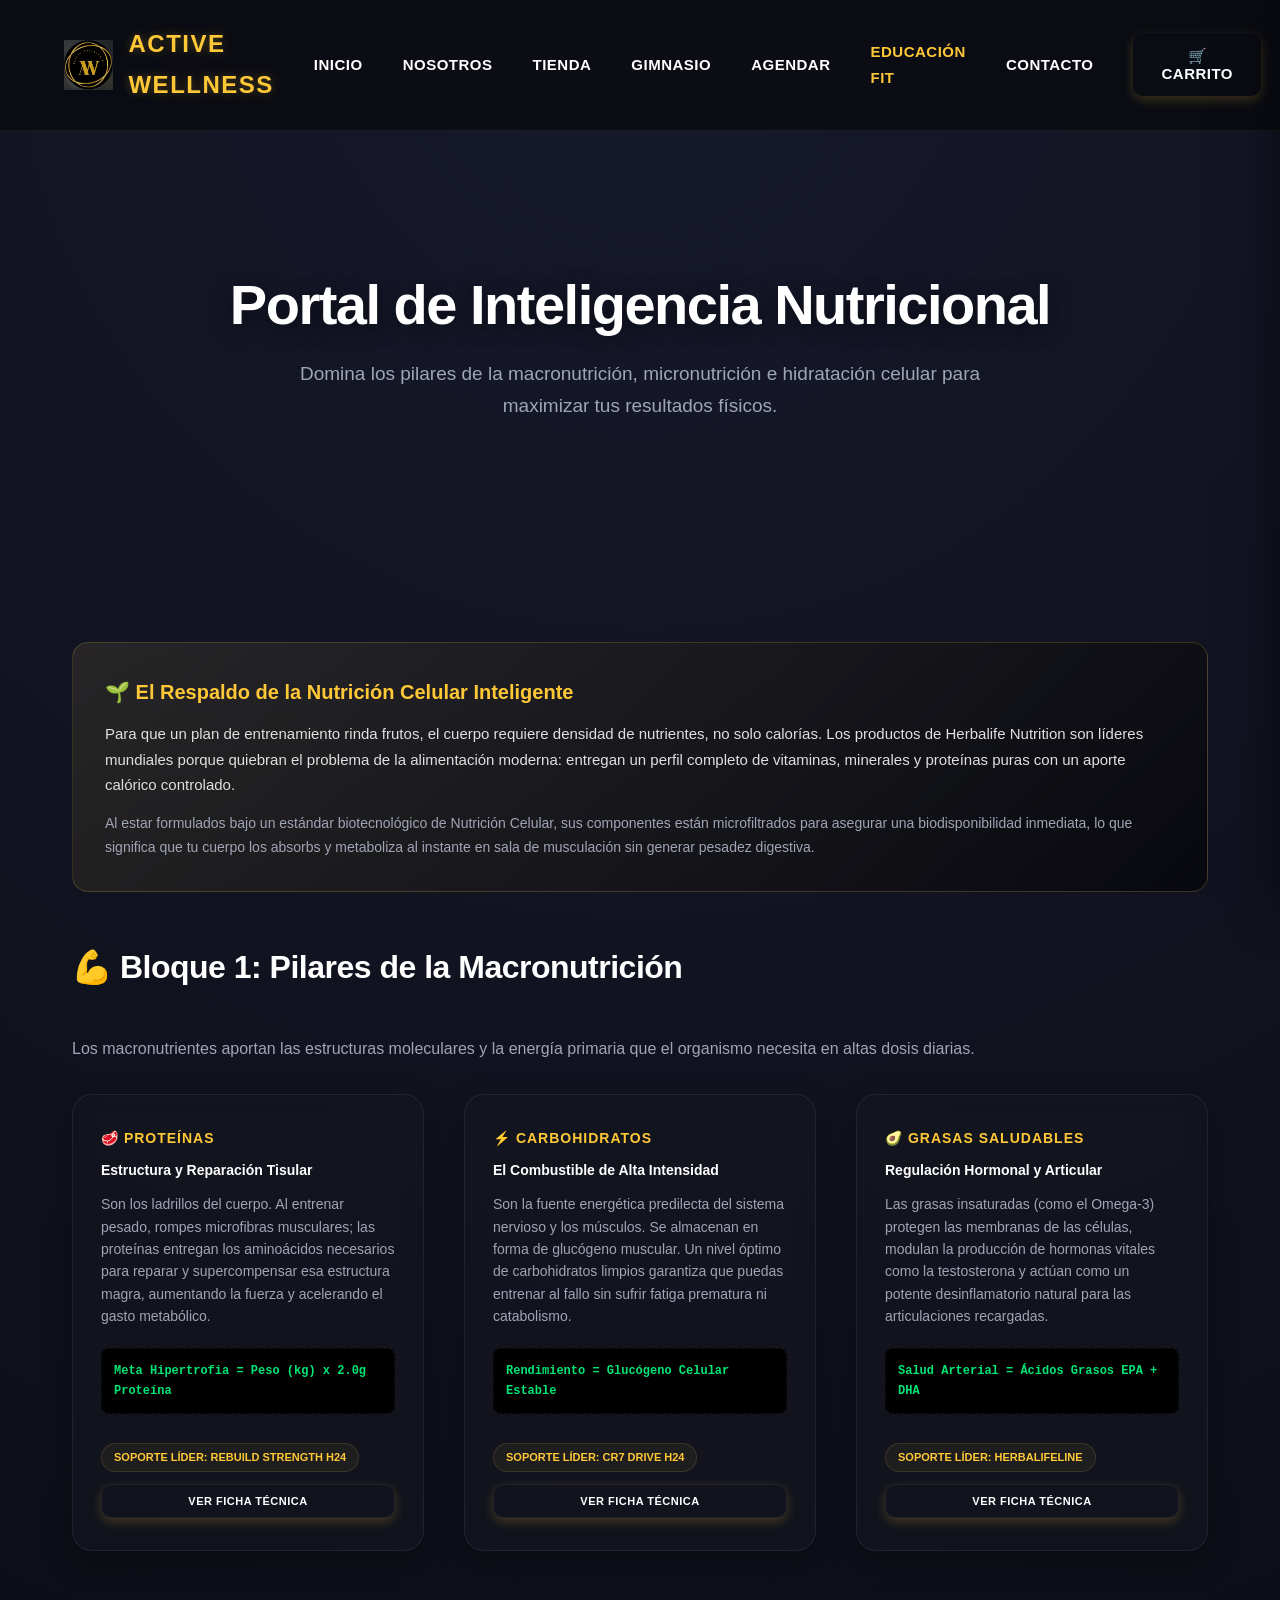
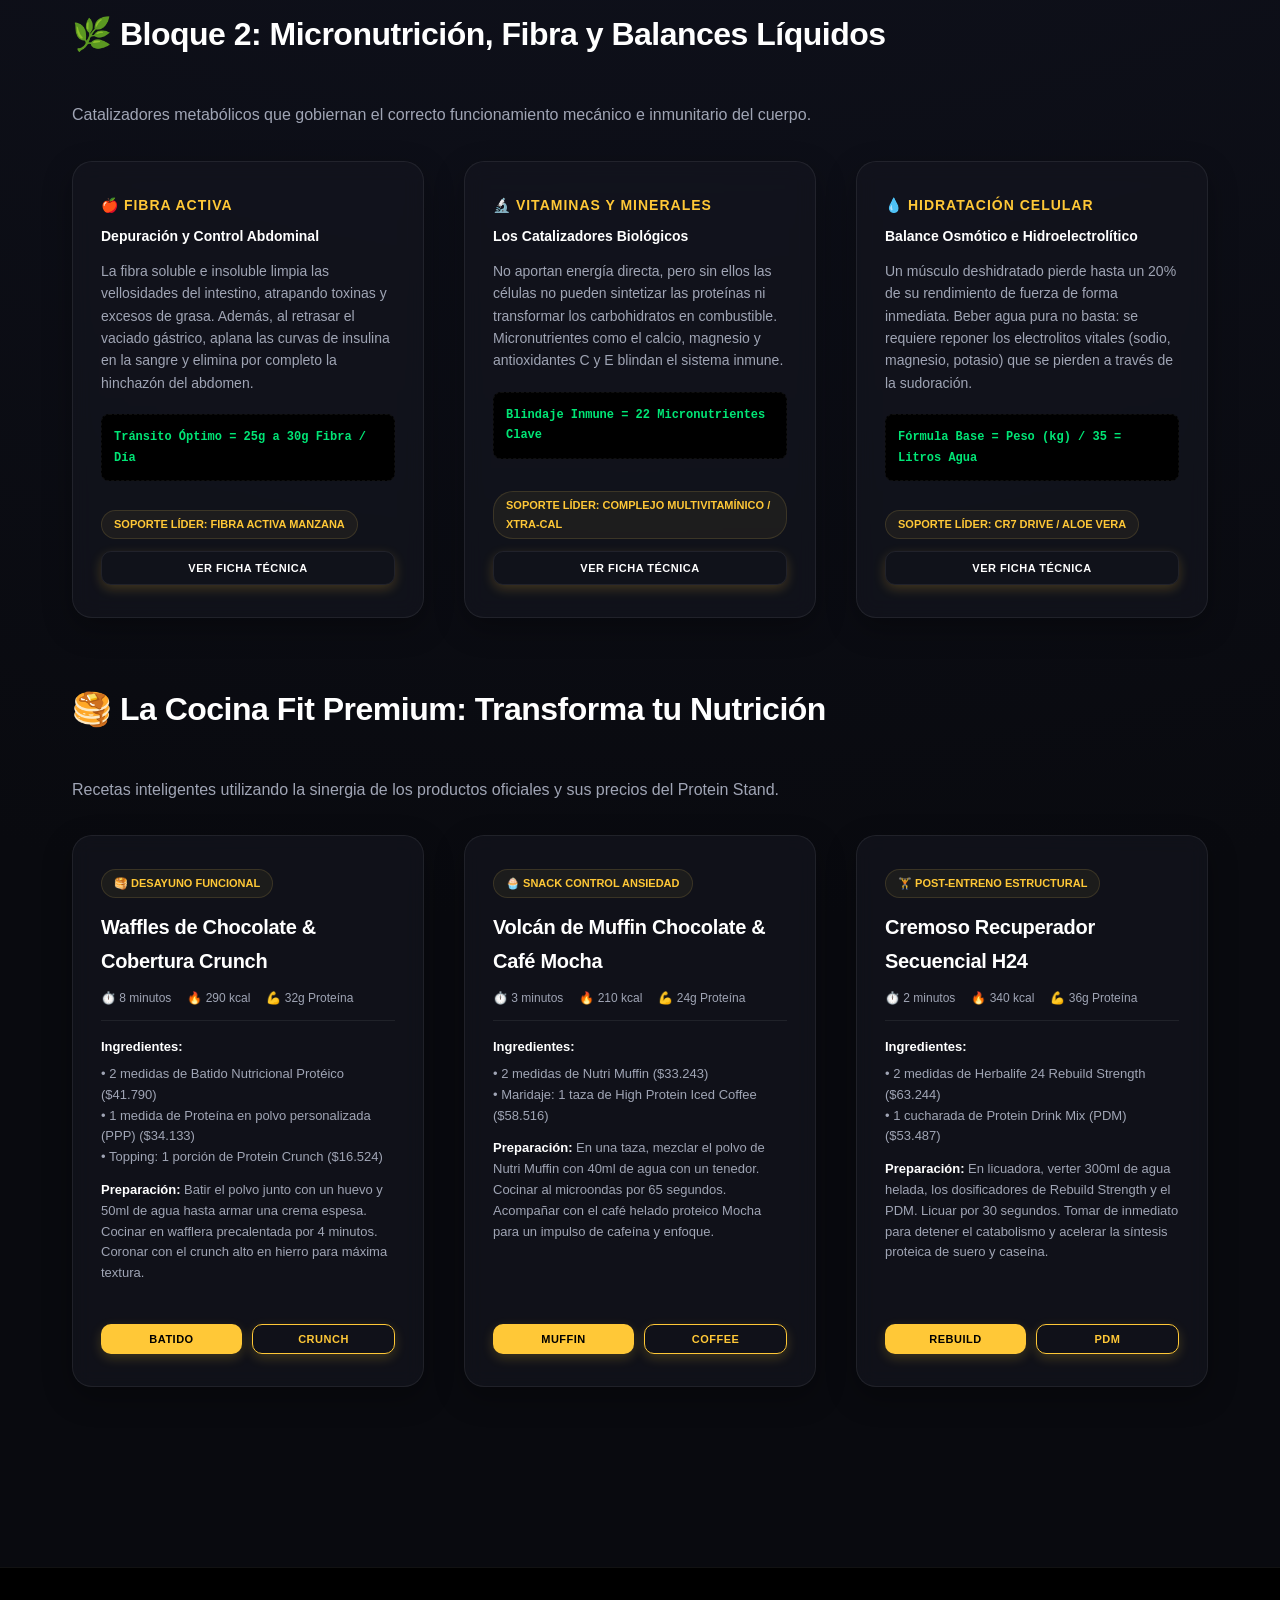
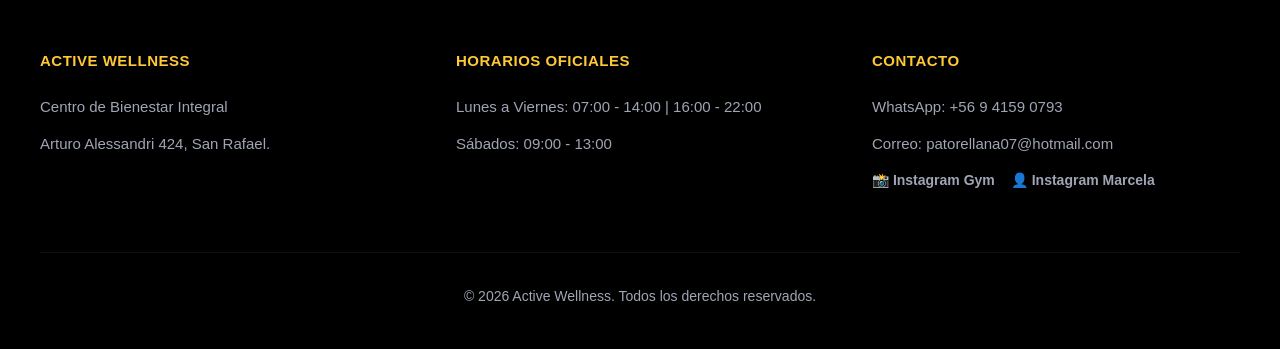
<file: comunidad.html>
<!DOCTYPE html>
<html lang="es">
<head>
  <meta charset="UTF-8">
  <meta name="viewport" content="width=device-width, initial-scale=1.0">
  <title>Comunidad & Educación Fitness - Active Wellness</title>
  <link rel="stylesheet" href="styles.css">
  <style>
    .brand-banner {
      background: linear-gradient(135deg, rgba(229, 193, 88, 0.1) 0%, rgba(0, 0, 0, 0.5) 100%);
      border: 1px solid rgba(229, 193, 88, 0.2);
      padding: 32px;
      border-radius: 16px;
      margin-bottom: 48px;
      text-align: left;
    }
    .edu-section-title {
      color: var(--accent-color);
      font-size: 14px;
      text-transform: uppercase;
      letter-spacing: 1px;
      margin-bottom: 8px;
      font-weight: 700;
    }
    .badge-pill {
      display: inline-block;
      padding: 4px 12px;
      background: rgba(229, 193, 88, 0.06);
      border: 1px solid rgba(229, 193, 88, 0.15);
      color: var(--accent-color);
      border-radius: 20px;
      font-size: 11px;
      font-weight: 600;
      text-transform: uppercase;
      margin-bottom: 12px;
    }
    .recipe-meta {
      display: flex;
      gap: 16px;
      font-size: 12px;
      color: var(--text-secondary);
      margin-bottom: 16px;
      border-bottom: 1px solid var(--border-subtle);
      padding-bottom: 12px;
    }
    .formula-box {
      background: #000000;
      padding: 12px;
      border-radius: 8px;
      border: 1px dashed rgba(255,255,255,0.06);
      font-family: monospace;
      font-size: 12px;
      color: var(--success-color);
      margin: 12px 0;
    }
  </style>
</head>
<body>

<header class="header">
  <div class="logo">
    <a href="index.html" style="text-decoration: none; color: var(--accent-color); display: flex; align-items: center;">
      <img src="imagenes/logo.png" alt="Logo" style="height: 50px; margin-right: 15px;">
      Active Wellness
    </a>
  </div>
  <nav class="nav">
    <a href="index.html">Inicio</a>
    <a href="nosotros.html">Nosotros</a>
    <a href="catalogo.html">Tienda<span id="nav-count" class="nav-badge" style="display:none;">0</span></a>
    <a href="gimnasio.html">Gimnasio</a>
    <a href="agenda.html">Agendar</a>
    <a href="comunidad.html" style="color: var(--accent-color);">Educación Fit</a>
    <a href="contacto.html">Contacto</a>
    <button class="nav-btn-link" onclick="toggleCartSidebar()">🛒 Carrito</button>
  </nav>
</header>

<div id="cart-sidebar" class="cart-sidebar">
  <div class="cart-header">
    <h3>Tu Carrito</h3>
    <button class="close-cart" onclick="toggleCartSidebar()">✕</button>
  </div>
  <div class="cart-items-container" id="cart-items-list"></div>
  <div>
    <p style="font-size: 18px; font-weight: bold; margin-bottom: 16px;">Total: <span id="cart-sidebar-total" style="color:var(--accent-color);">$0</span></p>
    <button onclick="enviarAWhatsApp()" class="btn" style="background:var(--success-color); color:white; width:100%; padding:14px; margin-bottom:12px;">Confirmar pedido por WhatsApp 💬</button>
    <button onclick="clearCart()" class="btn" style="background:var(--danger-color); color:white; width:100%; padding:10px; font-size:12px;">Vaciar Carrito 🗑️</button>
  </div>
</div>

<section class="hero">
  <h1>Portal de Inteligencia Nutricional</h1>
  <p>Domina los pilares de la macronutrición, micronutrición e hidratación celular para maximizar tus resultados físicos.</p>
</section>

<section class="section">

  <div class="brand-banner">
    <h3 style="color: var(--accent-color); font-size: 20px; margin-bottom: 12px; font-weight: 700;">🌱 El Respaldo de la Nutrición Celular Inteligente</h3>
    <p style="font-size: 15px; line-height: 1.7; color: #e0e0e0; margin-bottom: 14px;">
      Para que un plan de entrenamiento rinda frutos, el cuerpo requiere densidad de nutrientes, no solo calorías. Los productos de Herbalife Nutrition son líderes mundiales porque quiebran el problema de la alimentación moderna: entregan un perfil completo de vitaminas, minerales y proteínas puras con un aporte calórico controlado.
    </p>
    <p style="font-size: 14px; line-height: 1.7; color: var(--text-secondary);">
      Al estar formulados bajo un estándar biotecnológico de Nutrición Celular, sus componentes están microfiltrados para asegurar una biodisponibilidad inmediata, lo que significa que tu cuerpo los absorbs y metaboliza al instante en sala de musculación sin generar pesadez digestiva.
    </p>
  </div>

  <h2>💪 Bloque 1: Pilares de la Macronutrición</h2>
  <p style="color: var(--text-secondary); margin-bottom: 32px;">Los macronutrientes aportan las estructuras moleculares y la energía primaria que el organismo necesita en altas dosis diarias.</p>
  
  <div class="grid" style="margin-bottom: 56px;">
    <div class="card" style="text-align: left;">
      <div>
        <div class="edu-section-title">🥩 Proteínas</div>
        <p style="color: #fff; font-size: 14px; margin-bottom: 12px; font-weight: 600;">Estructura y Reparación Tisular</p>
        <p>Son los ladrillos del cuerpo. Al entrenar pesado, rompes microfibras musculares; las proteínas entregan los aminoácidos necesarios para reparar y supercompensar esa estructura magra, aumentando la fuerza y acelerando el gasto metabólico.</p>
        <div class="formula-box">Meta Hipertrofia = Peso (kg) x 2.0g Proteína</div>
      </div>
      <div style="margin-top: 16px;">
        <span class="badge-pill">Soporte Líder: Rebuild Strength H24</span>
        <button onclick="window.location.href='producto.html?id=20'" style="width: 100%; font-size: 11px; padding: 10px; background: none; border: 1px solid var(--border-subtle); color: #fff;">Ver Ficha Técnica</button>
      </div>
    </div>

    <div class="card" style="text-align: left;">
      <div>
        <div class="edu-section-title">⚡ Carbohidratos</div>
        <p style="color: #fff; font-size: 14px; margin-bottom: 12px; font-weight: 600;">El Combustible de Alta Intensidad</p>
        <p>Son la fuente energética predilecta del sistema nervioso y los músculos. Se almacenan en forma de glucógeno muscular. Un nivel óptimo de carbohidratos limpios garantiza que puedas entrenar al fallo sin sufrir fatiga prematura ni catabolismo.</p>
        <div class="formula-box">Rendimiento = Glucógeno Celular Estable</div>
      </div>
      <div style="margin-top: 16px;">
        <span class="badge-pill">Soporte Líder: CR7 Drive H24</span>
        <button onclick="window.location.href='producto.html?id=21'" style="width: 100%; font-size: 11px; padding: 10px; background: none; border: 1px solid var(--border-subtle); color: #fff;">Ver Ficha Técnica</button>
      </div>
    </div>

    <div class="card" style="text-align: left;">
      <div>
        <div class="edu-section-title">🥑 Grasas Saludables</div>
        <p style="color: #fff; font-size: 14px; margin-bottom: 12px; font-weight: 600;">Regulación Hormonal y Articular</p>
        <p>Las grasas insaturadas (como el Omega-3) protegen las membranas de las células, modulan la producción de hormonas vitales como la testosterona y actúan como un potente desinflamatorio natural para las articulaciones recargadas.</p>
        <div class="formula-box">Salud Arterial = Ácidos Grasos EPA + DHA</div>
      </div>
      <div style="margin-top: 16px;">
        <span class="badge-pill">Soporte Líder: Herbalifeline</span>
        <button onclick="window.location.href='producto.html?id=16'" style="width: 100%; font-size: 11px; padding: 10px; background: none; border: 1px solid var(--border-subtle); color: #fff;">Ver Ficha Técnica</button>
      </div>
    </div>
  </div>

  <h2>🌿 Bloque 2: Micronutrición, Fibra y Balances Líquidos</h2>
  <p style="color: var(--text-secondary); margin-bottom: 32px;">Catalizadores metabólicos que gobiernan el correcto funcionamiento mecánico e inmunitario del cuerpo.</p>
  
  <div class="grid" style="margin-bottom: 64px;">
    <div class="card" style="text-align: left;">
      <div>
        <div class="edu-section-title">🍎 Fibra Activa</div>
        <p style="color: #fff; font-size: 14px; margin-bottom: 12px; font-weight: 600;">Depuración y Control Abdominal</p>
        <p>La fibra soluble e insoluble limpia las vellosidades del intestino, atrapando toxinas y excesos de grasa. Además, al retrasar el vaciado gástrico, aplana las curvas de insulina en la sangre y elimina por completo la hinchazón del abdomen.</p>
        <div class="formula-box">Tránsito Óptimo = 25g a 30g Fibra / Día</div>
      </div>
      <div style="margin-top: 16px;">
        <span class="badge-pill">Soporte Líder: Fibra Activa Manzana</span>
        <button onclick="window.location.href='producto.html?id=8'" style="width: 100%; font-size: 11px; padding: 10px; background: none; border: 1px solid var(--border-subtle); color: #fff;">Ver Ficha Técnica</button>
      </div>
    </div>

    <div class="card" style="text-align: left;">
      <div>
        <div class="edu-section-title">🔬 Vitaminas y Minerales</div>
        <p style="color: #fff; font-size: 14px; margin-bottom: 12px; font-weight: 600;">Los Catalizadores Biológicos</p>
        <p>No aportan energía directa, pero sin ellos las células no pueden sintetizar las proteínas ni transformar los carbohidratos en combustible. Micronutrientes como el calcio, magnesio y antioxidantes C y E blindan el sistema inmune.</p>
        <div class="formula-box">Blindaje Inmune = 22 Micronutrientes Clave</div>
      </div>
      <div style="margin-top: 16px;">
        <span class="badge-pill">Soporte Líder: Complejo Multivitamínico / Xtra-Cal</span>
        <button onclick="window.location.href='producto.html?id=18'" style="width: 100%; font-size: 11px; padding: 10px; background: none; border: 1px solid var(--border-subtle); color: #fff;">Ver Ficha Técnica</button>
      </div>
    </div>

    <div class="card" style="text-align: left;">
      <div>
        <div class="edu-section-title">💧 Hidratación Celular</div>
        <p style="color: #fff; font-size: 14px; margin-bottom: 12px; font-weight: 600;">Balance Osmótico e Hidroelectrolítico</p>
        <p>Un músculo deshidratado pierde hasta un 20% de su rendimiento de fuerza de forma inmediata. Beber agua pura no basta: se requiere reponer los electrolitos vitales (sodio, magnesio, potasio) que se pierden a través de la sudoración.</p>
        <div class="formula-box">Fórmula Base = Peso (kg) / 35 = Litros Agua</div>
      </div>
      <div style="margin-top: 16px;">
        <span class="badge-pill">Soporte Líder: CR7 Drive / Aloe Vera</span>
        <button onclick="window.location.href='producto.html?id=21'" style="width: 100%; font-size: 11px; padding: 10px; background: none; border: 1px solid var(--border-subtle); color: #fff;">Ver Ficha Técnica</button>
      </div>
    </div>
  </div>

  <h2>🥞 La Cocina Fit Premium: Transforma tu Nutrición</h2>
  <p style="color: var(--text-secondary); margin-bottom: 32px;">Recetas inteligentes utilizando la sinergia de los productos oficiales y sus precios del Protein Stand.</p>
  
  <div class="grid">
    <div class="card" style="text-align: left;">
      <div>
        <span class="badge-pill">🥞 Desayuno Funcional</span>
        <h3>Waffles de Chocolate & Cobertura Crunch</h3>
        <div class="recipe-meta">
          <span>⏱️ 8 minutos</span>
          <span>🔥 290 kcal</span>
          <span>💪 32g Proteína</span>
        </div>
        <p style="font-size: 13px; color:#fff; font-weight:600; margin-bottom:6px;">Ingredientes:</p>
        <p style="font-size: 13px; color:var(--text-secondary); margin-bottom:12px;">• 2 medidas de Batido Nutricional Protéico ($41.790)<br>• 1 medida de Proteína en polvo personalizada (PPP) ($34.133)<br>• Topping: 1 porción de Protein Crunch ($16.524)</p>
        <p style="font-size: 13px;"><strong style="color: #fff;">Preparación:</strong> Batir el polvo junto con un huevo y 50ml de agua hasta armar una crema espesa. Cocinar en wafflera precalentada por 4 minutos. Coronar con el crunch alto en hierro para máxima textura.</p>
      </div>
      <div style="margin-top: 20px; display: flex; gap: 10px;">
        <button onclick="window.location.href='producto.html?id=1'" style="flex: 1; font-size: 11px; padding: 8px 4px;">Batido</button>
        <button onclick="window.location.href='producto.html?id=13'" style="flex: 1; font-size: 11px; padding: 8px 4px; background:none; border:1px solid var(--accent-color); color:var(--accent-color);">Crunch</button>
      </div>
    </div>

    <div class="card" style="text-align: left;">
      <div>
        <span class="badge-pill">🧁 Snack Control Ansiedad</span>
        <h3>Volcán de Muffin Chocolate & Café Mocha</h3>
        <div class="recipe-meta">
          <span>⏱️ 3 minutos</span>
          <span>🔥 210 kcal</span>
          <span>💪 24g Proteína</span>
        </div>
        <p style="font-size: 13px; color:#fff; font-weight:600; margin-bottom:6px;">Ingredientes:</p>
        <p style="font-size: 13px; color:var(--text-secondary); margin-bottom:12px;">• 2 medidas de Nutri Muffin ($33.243)<br>• Maridaje: 1 taza de High Protein Iced Coffee ($58.516)</p>
        <p style="font-size: 13px;"><strong style="color: #fff;">Preparación:</strong> En una taza, mezclar el polvo de Nutri Muffin con 40ml de agua con un tenedor. Cocinar al microondas por 65 segundos. Acompañar con el café helado proteico Mocha para un impulso de cafeína y enfoque.</p>
      </div>
      <div style="margin-top: 20px; display: flex; gap: 10px;">
        <button onclick="window.location.href='producto.html?id=9'" style="flex: 1; font-size: 11px; padding: 8px 4px;">Muffin</button>
        <button onclick="window.location.href='producto.html?id=12'" style="flex: 1; font-size: 11px; padding: 8px 4px; background:none; border:1px solid var(--accent-color); color:var(--accent-color);">Coffee</button>
      </div>
    </div>

    <div class="card" style="text-align: left;">
      <div>
        <span class="badge-pill">🏋️ Post-Entreno Estructural</span>
        <h3>Cremoso Recuperador Secuencial H24</h3>
        <div class="recipe-meta">
          <span>⏱️ 2 minutos</span>
          <span>🔥 340 kcal</span>
          <span>💪 36g Proteína</span>
        </div>
        <p style="font-size: 13px; color:#fff; font-weight:600; margin-bottom:6px;">Ingredientes:</p>
        <p style="font-size: 13px; color:var(--text-secondary); margin-bottom:12px;">• 2 medidas de Herbalife 24 Rebuild Strength ($63.244)<br>• 1 cucharada de Protein Drink Mix (PDM) ($53.487)</p>
        <p style="font-size: 13px;"><strong style="color: #fff;">Preparación:</strong> En licuadora, verter 300ml de agua helada, los dosificadores de Rebuild Strength y el PDM. Licuar por 30 segundos. Tomar de inmediato para detener el catabolismo y acelerar la síntesis proteica de suero y caseína.</p>
      </div>
      <div style="margin-top: 20px; display: flex; gap: 10px;">
        <button onclick="window.location.href='producto.html?id=20'" style="flex: 1; font-size: 11px; padding: 8px 4px;">Rebuild</button>
        <button onclick="window.location.href='producto.html?id=7'" style="flex: 1; font-size: 11px; padding: 8px 4px; background:none; border:1px solid var(--accent-color); color:var(--accent-color);">PDM</button>
      </div>
    </div>
  </div>
</section>

<footer class="footer">
  <div class="footer-content">
    <div class="footer-section">
      <h3>Active Wellness</h3>
      <p>Centro de Bienestar Integral</p>
      <p>Arturo Alessandri 424, San Rafael.</p>
    </div>
    <div class="footer-section">
      <h3>Horarios Oficiales</h3>
      <p>Lunes a Viernes: 07:00 - 14:00 | 16:00 - 22:00</p>
      <p>Sábados: 09:00 - 13:00</p>
    </div>
    <div class="footer-section">
      <h3>Contacto</h3>
      <p>WhatsApp: +56 9 4159 0793</p>
      <p>Correo: patorellana07@hotmail.com</p>
      <div class="social-links">
        <a href="https://www.instagram.com/activewellness.fit/" target="_blank" class="social-icon">📸 Instagram Gym</a>
        <a href="https://www.instagram.com/marcefit.24trainer/" target="_blank" class="social-icon">👤 Instagram Marcela</a>
      </div>
    </div>
  </div>
  <div class="footer-bottom">
    <p>&copy; 2026 Active Wellness. Todos los derechos reservados.</p>
  </div>
</footer>

<script src="app.js"></script>
</body>
</html>
</file>
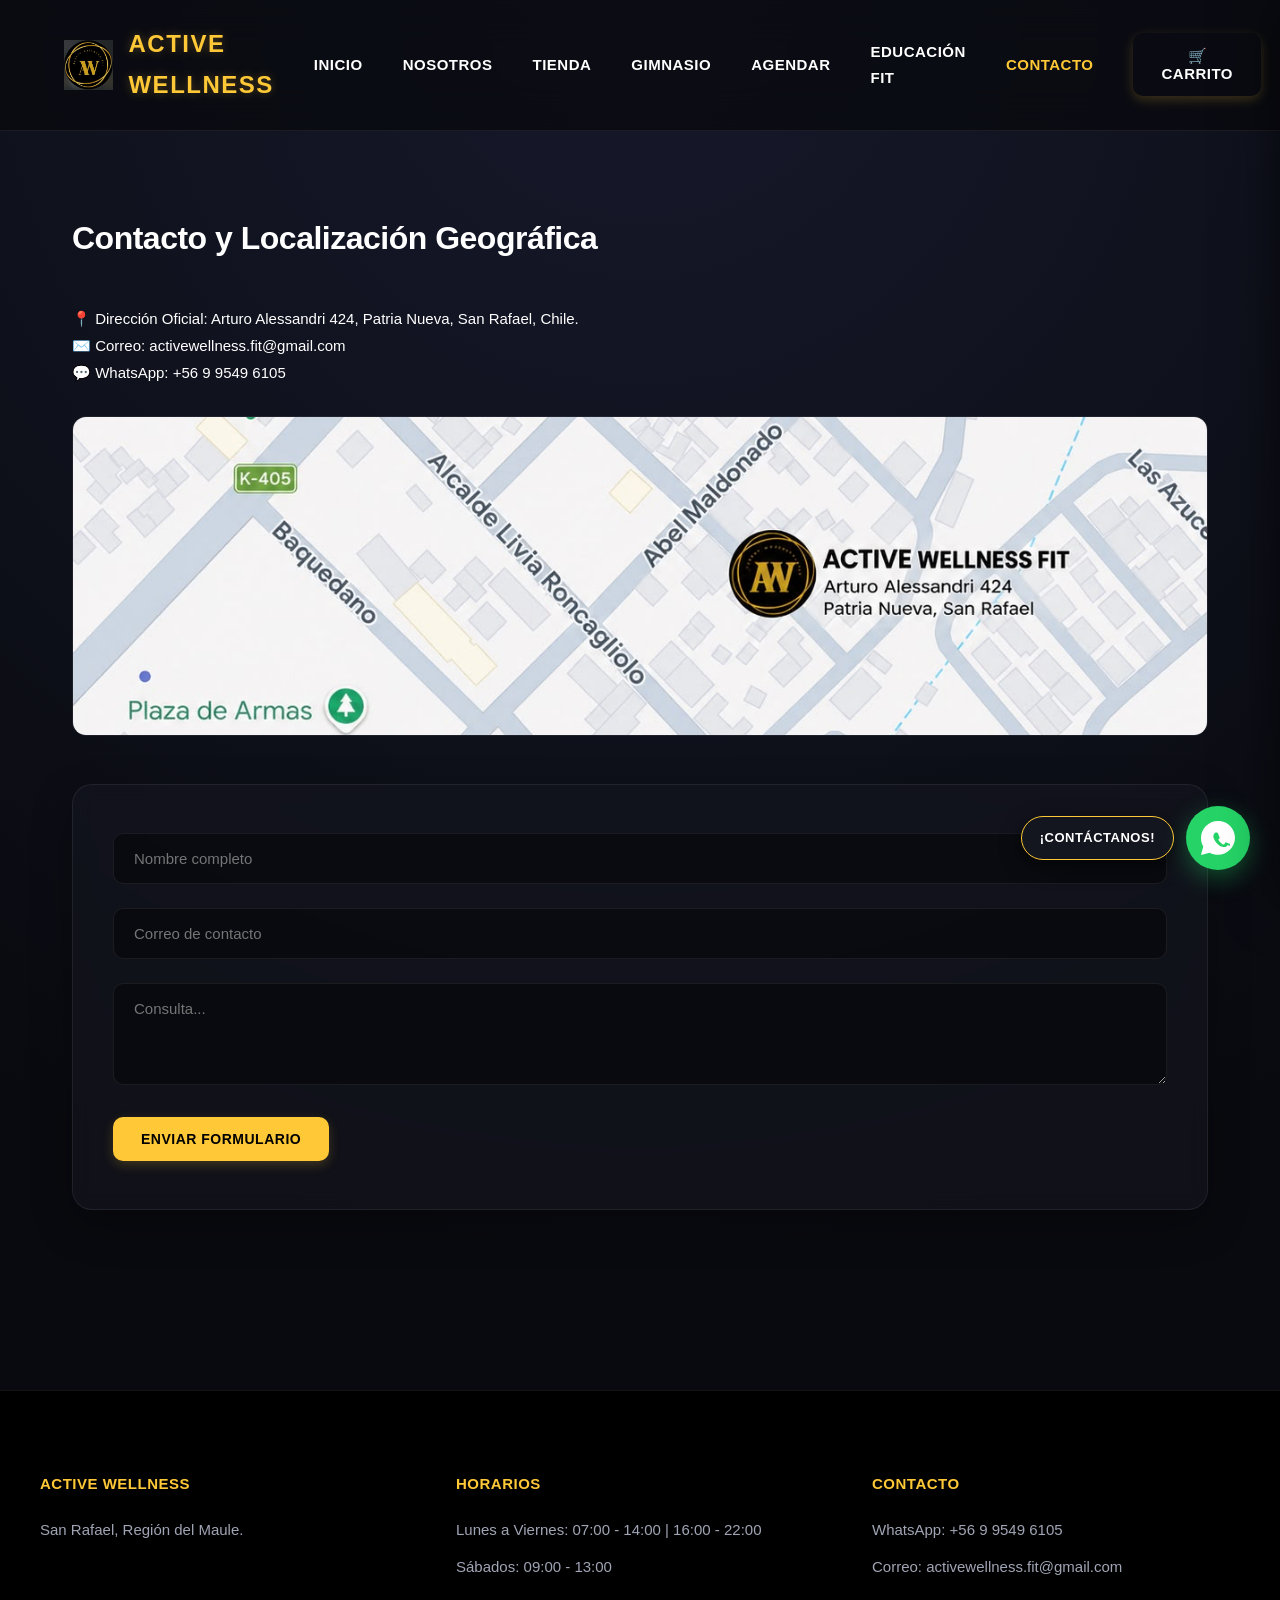
<file: contacto.html>
<!DOCTYPE html>
<html lang="es">
<head>
  <meta charset="UTF-8">
  <meta name="viewport" content="width=device-width, initial-scale=1.0">
  <title>Contacto - Active Wellness</title>
  <meta name="description" content="Active Wellness: nutrición, entrenamiento, bienestar y estética integral.">
  <link rel="icon" href="imagenes/favicon.png" type="image/png">
  <link rel="stylesheet" href="styles.css">
</head>
<body>

<header class="header">
  <div class="logo">
    <a href="index.html" style="text-decoration: none; color: var(--accent-color); display: flex; align-items: center;">
      <img src="imagenes/logo.png" alt="Logo" style="height: 50px; margin-right: 15px;">
      Active Wellness
    </a>
  </div>
  <nav class="nav">
    <a href="index.html">Inicio</a>
    <a href="nosotros.html">Nosotros</a>
    <a href="catalogo.html">Tienda<span id="nav-count" class="nav-badge" style="display:none;">0</span></a>
    <a href="gimnasio.html">Gimnasio</a>
    <a href="agenda.html">Agendar</a>
    <a href="comunidad.html">Educación Fit</a>
    <a href="contacto.html" style="color: var(--accent-color);">Contacto</a>
    <button class="nav-btn-link" onclick="toggleCartSidebar()">🛒 Carrito</button>
  </nav>
</header>

<div id="cart-sidebar" class="cart-sidebar">
  <div class="cart-header">
    <h3>Tu Carrito</h3>
    <button class="close-cart" onclick="toggleCartSidebar()">✕</button>
  </div>
  <div class="cart-items-container" id="cart-items-list"></div>
  <div>
    <p style="font-size: 18px; font-weight: bold; margin-bottom: 16px;">Total: <span id="cart-sidebar-total" style="color:var(--accent-color);">$0</span></p>
    <button onclick="enviarAWhatsApp()" class="btn" style="background:var(--success-color); color:white; width:100%; padding:14px; margin-bottom:12px;">Confirmar pedido por WhatsApp 💬</button>
    <button onclick="clearCart()" class="btn" style="background:var(--danger-color); color:white; width:100%; padding:10px; font-size:12px;">Vaciar Carrito 🗑️</button>
  </div>
</div>

<section class="section">
  <h2>Contacto y Localización Geográfica</h2>
  <div class="info-block" style="font-size: 15px; line-height: 1.8; margin-bottom: 30px;">
    <p>📍 Dirección Oficial: Arturo Alessandri 424, Patria Nueva, San Rafael, Chile.</p>
    <p>✉️ Correo: activewellness.fit@gmail.com</p>
    <p>💬 WhatsApp: +56 9 9549 6105</p>
  </div>

  <div style="width:100%; height:320px; border-radius:14px; overflow:hidden; border:1px solid var(--border-subtle); margin-bottom:48px;">
    <img src="imagenes/mapa.png" alt="Mapa" style="width:100%; height:100%; object-fit:cover;" onerror="this.src='https://images.unsplash.com/photo-1524661135-423995f22d0b?q=80&w=1000'">
  </div>

  <form class="form" onsubmit="alert('Mensaje enviado.'); event.preventDefault();">
    <input placeholder="Nombre completo" required>
    <input type="email" placeholder="Correo de contacto" required>
    <textarea placeholder="Consulta..." rows="4" required></textarea>
    <button type="submit">Enviar Formulario</button>
  </form>
</section>

<footer class="footer">
  <div class="footer-content">
    <div class="footer-section">
      <h3>Active Wellness</h3>
      <p>San Rafael, Región del Maule.</p>
    </div>
    <div class="footer-section">
      <h3>Horarios</h3>
      <p>Lunes a Viernes: 07:00 - 14:00 | 16:00 - 22:00</p>
      <p>Sábados: 09:00 - 13:00</p>
    </div>
    <div class="footer-section">
      <h3>Contacto</h3>
      <p>WhatsApp: +56 9 9549 6105</p>
      <p>Correo: activewellness.fit@gmail.com</p>
    </div>
  </div>
</footer>

<a href="https://wa.me/56995496105" class="whatsapp-float-container" target="_blank">
  <span class="whatsapp-text-badge">¡Contáctanos!</span>
  <div class="whatsapp-float">
    <svg class="whatsapp-icon-svg" viewBox="0 0 32 32">
      <path d="M16 0c-8.837 0-16 7.163-16 16 0 2.825.737 5.607 2.137 8.047l-2.137 7.953 8.135-2.132c2.392 1.315 5.1 2.007 7.865 2.007 8.837 0 16-7.163 16-16s-7.163-16-16-16zm9.055 22.502c-.37 1.042-1.842 1.908-2.54 1.995-.697.087-1.572.15-2.55-.175-3.955-1.307-6.522-5.325-6.72-5.587-.197-.262-1.607-2.137-1.607-4.075 0-1.937 1.012-2.887 1.375-3.275.362-.387.787-.487 1.05-.487.262 0 .525.012.75.025.237.012.462-.05 1.037.525.437.437 1.5 3.662 1.637 3.937.137.275.087.6-.125.85-.212.25-.45.55-.662.775-.212.225-.437.475-.187.9 1.112 1.887 2.45 3.125 4.125 4.125.425.25.662.212.9-.062.237-.275 1.037-1.2 1.312-1.612.275-.412.55-.337.925-.2 1.25.437 2.412.912 2.762 1.062.35.15.587.225.675.375.088.15.088.862-.282 1.904z" fill="#FFF"/>
    </svg>
  </div>
</a>

<script src="app.js"></script>
</body>
</html>
</file>
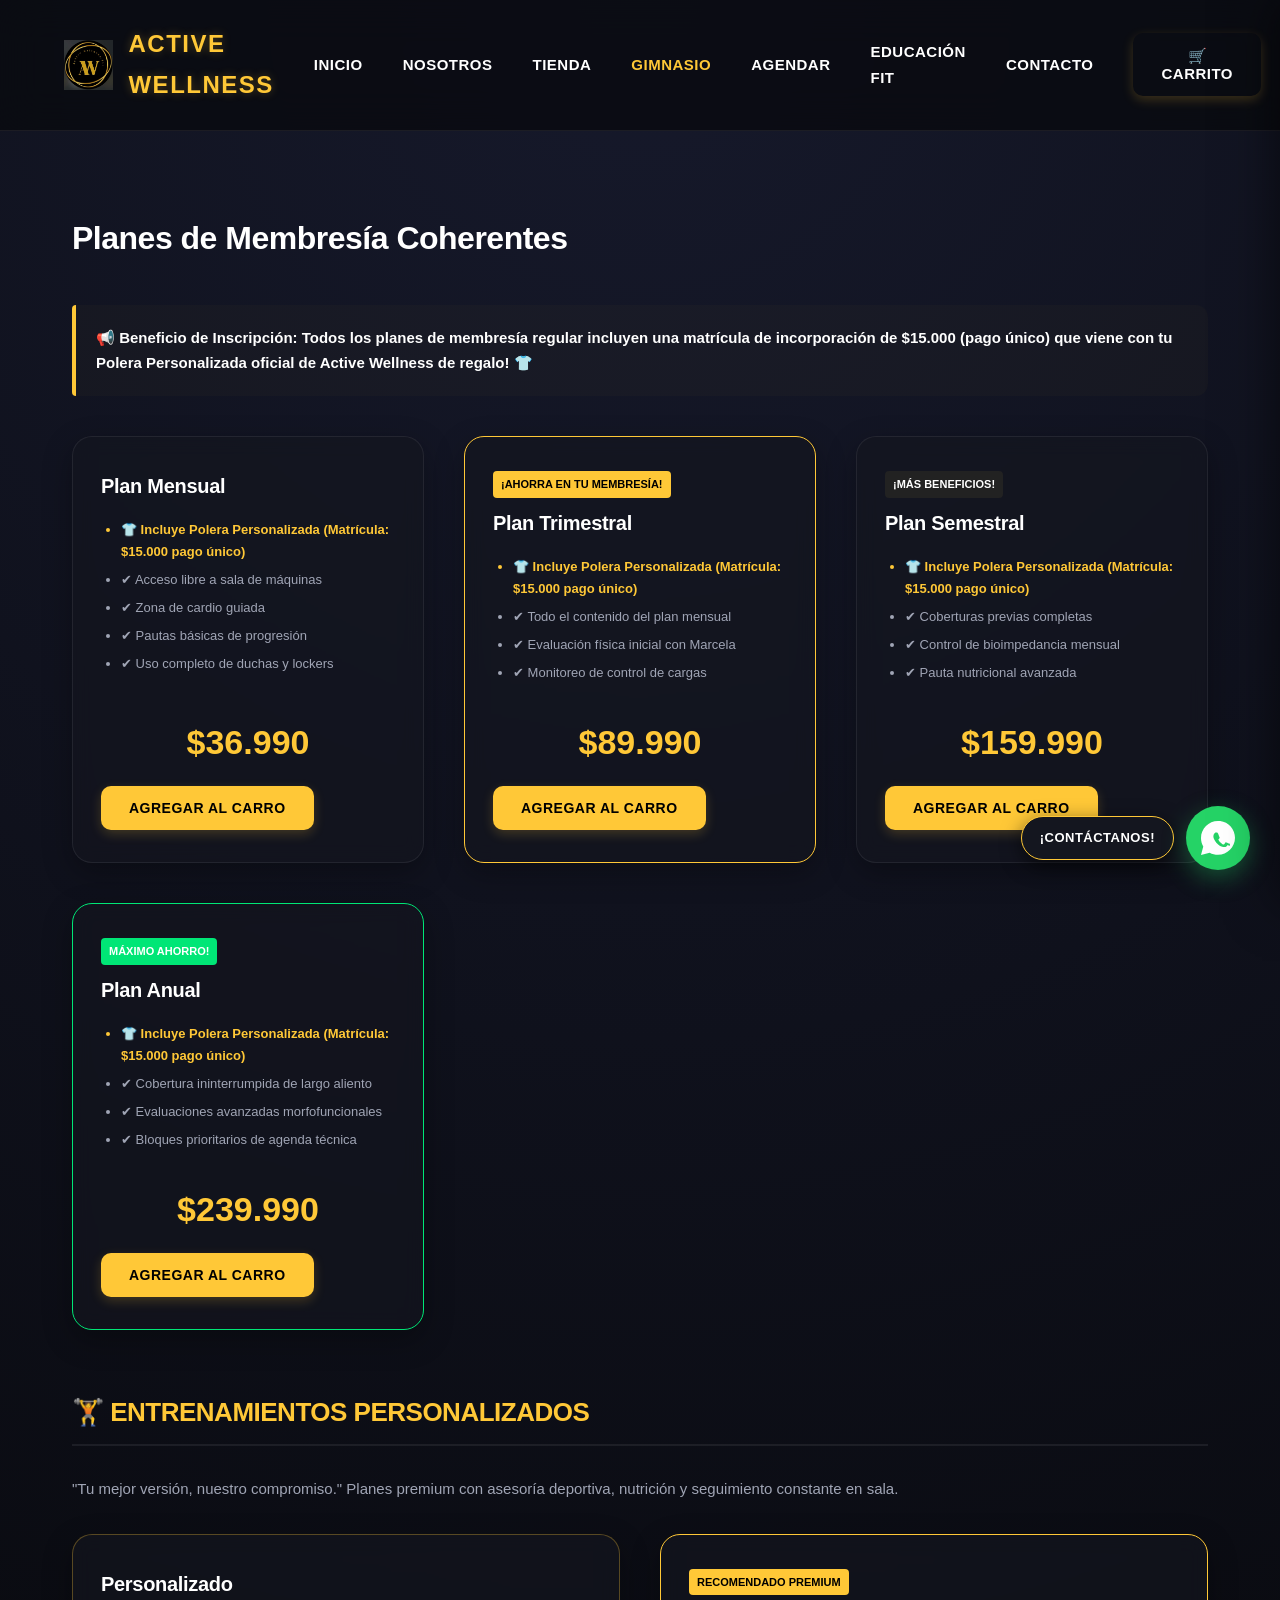
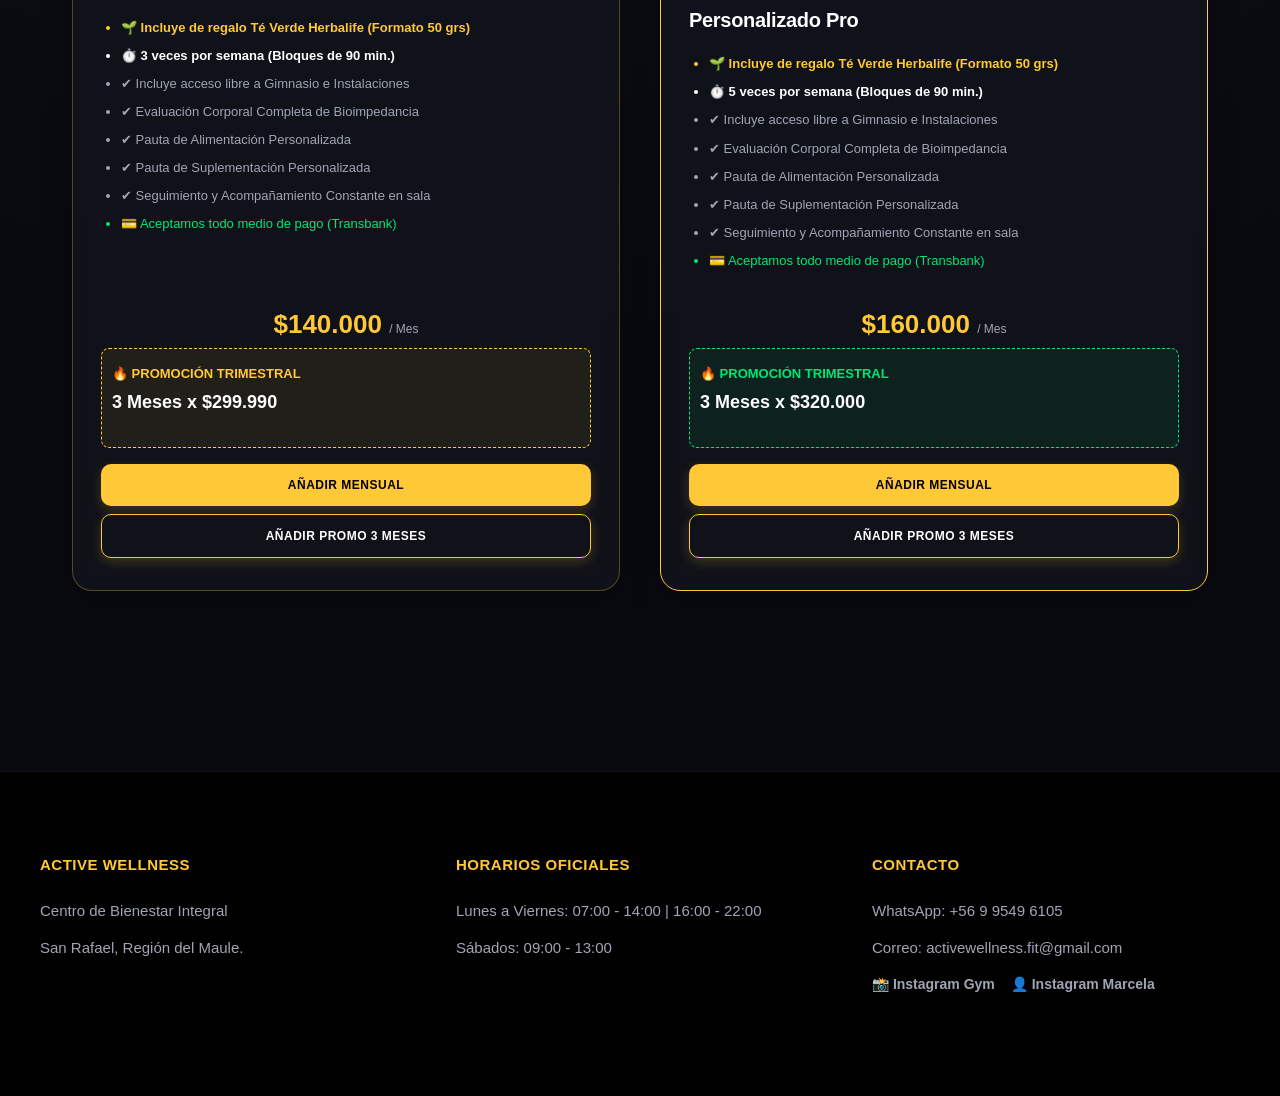
<file: gimnasio.html>
<!DOCTYPE html>
<html lang="es">
<head>
  <meta charset="UTF-8">
  <meta name="viewport" content="width=device-width, initial-scale=1.0">
  <meta name="description" content="Active Wellness: nutrición, entrenamiento, bienestar y estética integral.">
  <link rel="icon" href="imagenes/favicon.png" type="image/png">
  <title>Gimnasio - Active Wellness</title>
  <link rel="stylesheet" href="styles.css">
  <style>
    .perks-list { text-align: left; margin: 16px 0; padding-left: 20px; font-size: 13px; color: var(--text-secondary); }
    .perks-list li { margin-bottom: 6px; }
    .section-subtitle { margin-top: 60px; margin-bottom: 30px; border-bottom: 2px solid var(--border-subtle); padding-bottom: 10px; color: var(--accent-color); font-size: 26px; font-weight: 800; text-transform: uppercase; letter-spacing: -0.5px; }
    .badge-promo { background: var(--accent-color); color: #000; padding: 4px 8px; font-size: 11px; font-weight: bold; border-radius: 4px; text-transform: uppercase; display: inline-block; margin-bottom: 8px; }
  </style>
</head>
<body>

<header class="header">
  <div class="logo">
    <a href="index.html" style="text-decoration: none; color: var(--accent-color); display: flex; align-items: center;">
      <img src="imagenes/logo.png" alt="Logo" style="height: 50px; margin-right: 15px;">
      Active Wellness
    </a>
  </div>
  <nav class="nav">
    <a href="index.html">Inicio</a>
    <a href="nosotros.html">Nosotros</a>
    <a href="catalogo.html">Tienda<span id="nav-count" class="nav-badge" style="display:none;">0</span></a>
    <a href="gimnasio.html" style="color: var(--accent-color);">Gimnasio</a>
    <a href="agenda.html">Agendar</a>
    <a href="comunidad.html">Educación Fit</a>
    <a href="contacto.html">Contacto</a>
    <button class="nav-btn-link" onclick="toggleCartSidebar()">🛒 Carrito</button>
  </nav>
</header>

<div id="cart-sidebar" class="cart-sidebar">
  <div class="cart-header">
    <h3>Tu Carrito</h3>
    <button class="close-cart" onclick="toggleCartSidebar()">✕</button>
  </div>
  <div class="cart-items-container" id="cart-items-list"></div>
  <div>
    <p style="font-size: 18px; font-weight: bold; margin-bottom: 15px;">Total: <span id="cart-sidebar-total" style="color:var(--accent-color);">$0</span></p>
    <button onclick="enviarAWhatsApp()" class="btn" style="background:var(--success-color); color:white; width:100%; padding:14px; margin-bottom:12px;">Confirmar pedido por WhatsApp 💬</button>
    <button onclick="clearCart()" class="btn" style="background:var(--danger-color); color:white; width:100%; padding:10px; font-size:12px;">Vaciar Carrito 🗑️</button>
  </div>
</div>

<section class="section">
  <h2>Planes de Membresía Coherentes</h2>

  <div style="background: rgba(255, 200, 55, 0.02); border-left: 4px solid var(--accent-color); padding: 20px; border-radius: 4px 12px 12px 4px; margin-bottom: 40px; text-align: left;">
    <p style="font-size: 15px; font-weight: bold; color: #fff; margin: 0;">📢 Beneficio de Inscripción: Todos los planes de membresía regular incluyen una matrícula de incorporación de $15.000 (pago único) que viene con tu Polera Personalizada oficial de Active Wellness de regalo! 👕</p>
  </div>

  <div class="grid">
    <!-- PLAN MENSUAL -->
    <div class="card">
      <div>
        <h3>Plan Mensual</h3>
        <ul class="perks-list">
          <li style="color: var(--accent-color); font-weight: bold;">👕 Incluye Polera Personalizada (Matrícula: $15.000 pago único)</li>
          <li>✔ Acceso libre a sala de máquinas</li>
          <li>✔ Zona de cardio guiada</li>
          <li>✔ Pautas básicas de progresión</li>
          <li>✔ Uso completo de duchas y lockers</li>
        </ul>
      </div>
      <div>
        <div class="price">$36.990</div>
        <button onclick="addProduct('Plan Mensual', 36990, 1)">Agregar al Carro</button>
      </div>
    </div>

    <!-- PLAN TRIMESTRAL -->
    <div class="card" style="border-color: var(--accent-color);">
      <div>
        <span class="badge-promo">¡AHORRA EN TU MEMBRESÍA!</span>
        <h3>Plan Trimestral</h3>
        <ul class="perks-list">
          <li style="color: var(--accent-color); font-weight: bold;">👕 Incluye Polera Personalizada (Matrícula: $15.000 pago único)</li>
          <li>✔ Todo el contenido del plan mensual</li>
          <li>✔ Evaluación física inicial con Marcela</li>
          <li>✔ Monitoreo de control de cargas</li>
        </ul>
      </div>
      <div>
        <div class="price">$89.990</div>
        <button onclick="addProduct('Plan Trimestral', 89990, 1)">Agregar al Carro</button>
      </div>
    </div>

    <!-- PLAN SEMESTRAL -->
    <div class="card">
      <div>
        <span class="badge-promo" style="background:#222; color:#fff;">¡MÁS BENEFICIOS!</span>
        <h3>Plan Semestral</h3>
        <ul class="perks-list">
          <li style="color: var(--accent-color); font-weight: bold;">👕 Incluye Polera Personalizada (Matrícula: $15.000 pago único)</li>
          <li>✔ Coberturas previas completas</li>
          <li>✔ Control de bioimpedancia mensual</li>
          <li>✔ Pauta nutricional avanzada</li>
        </ul>
      </div>
      <div>
        <div class="price">$159.990</div>
        <button onclick="addProduct('Plan Semestral', 159990, 1)">Agregar al Carro</button>
      </div>
    </div>

    <!-- PLAN ANUAL -->
    <div class="card" style="border-color: var(--success-color);">
      <div>
        <span class="badge-promo" style="background:var(--success-color); color:#fff;">MÁXIMO AHORRO!</span>
        <h3>Plan Anual</h3>
        <ul class="perks-list">
          <li style="color: var(--accent-color); font-weight: bold;">👕 Incluye Polera Personalizada (Matrícula: $15.000 pago único)</li>
          <li>✔ Cobertura ininterrumpida de largo aliento</li>
          <li>✔ Evaluaciones avanzadas morfofuncionales</li>
          <li>✔ Bloques prioritarios de agenda técnica</li>
        </ul>
      </div>
      <div>
        <div class="price">$239.990</div>
        <button onclick="addProduct('Plan Anual', 239990, 1)">Agregar al Carro</button>
      </div>
    </div>
  </div>

  <div class="section-subtitle">🏋️ Entrenamientos Personalizados</div>
  <p style="color: var(--text-secondary); margin-bottom: 32px; text-align: left; font-size: 15px;">
    "Tu mejor versión, nuestro compromiso." Planes premium con asesoría deportiva, nutrición y seguimiento constante en sala.
  </p>

  <div class="grid">
    <!-- PLAN PERSONALIZADO -->
    <div class="card" style="border-color: rgba(255, 200, 55, 0.3);">
      <div>
        <h3>Personalizado</h3>
        <ul class="perks-list">
          <li style="color: var(--accent-color); font-weight: bold;">🌱 Incluye de regalo Té Verde Herbalife (Formato 50 grs)</li>
          <li style="color: var(--text-primary); font-weight: 600;">⏱️ 3 veces por semana (Bloques de 90 min.)</li>
          <li>✔ Incluye acceso libre a Gimnasio e Instalaciones</li>
          <li>✔ Evaluación Corporal Completa de Bioimpedancia</li>
          <li>✔ Pauta de Alimentación Personalizada</li>
          <li>✔ Pauta de Suplementación Personalizada</li>
          <li>✔ Seguimiento y Acompañamiento Constante en sala</li>
          <li style="color: var(--success-color);">💳 Aceptamos todo medio de pago (Transbank)</li>
        </ul>
      </div>
      <div>
        <div class="price" style="font-size: 26px; margin-bottom: 2px;">$140.000 <span style="font-size:12px; color:var(--text-secondary); font-weight:normal;">/ Mes</span></div>
        <div style="background: rgba(255, 200, 55, 0.08); padding: 10px; border-radius: 8px; border: 1px dashed var(--accent-color); margin-bottom: 16px;">
          <span style="color:var(--accent-color); font-weight:bold; font-size:13px;">🔥 PROMOCIÓN TRIMESTRAL</span>
          <p style="font-size: 18px; font-weight: 800; color:#fff; margin-top:2px;">3 Meses x $299.990</p>
        </div>
        <button onclick="addProduct('Personalizado Mensual', 140000, 1)" style="font-size:12px; width:100%; margin-bottom:8px;">Añadir Mensual</button>
        <button onclick="addProduct('Personalizado Trimestral', 299990, 1)" style="font-size:12px; width:100%; background:none; border:1px solid var(--accent-color); color:#fff;">Añadir Promo 3 Meses</button>
      </div>
    </div>

    <!-- PLAN PERSONALIZADO PRO -->
    <div class="card" style="border-color: var(--accent-color);">
      <div>
        <span class="badge-promo" style="background: var(--accent-color); color:#000;">Recomendado Premium</span>
        <h3>Personalizado Pro</h3>
        <ul class="perks-list">
          <li style="color: var(--accent-color); font-weight: bold;">🌱 Incluye de regalo Té Verde Herbalife (Formato 50 grs)</li>
          <li style="color: var(--text-primary); font-weight: 600;">⏱️ 5 veces por semana (Bloques de 90 min.)</li>
          <li>✔ Incluye acceso libre a Gimnasio e Instalaciones</li>
          <li>✔ Evaluación Corporal Completa de Bioimpedancia</li>
          <li>✔ Pauta de Alimentación Personalizada</li>
          <li>✔ Pauta de Suplementación Personalizada</li>
          <li>✔ Seguimiento y Acompañamiento Constante en sala</li>
          <li style="color: var(--success-color);">💳 Aceptamos todo medio de pago (Transbank)</li>
        </ul>
      </div>
      <div>
        <div class="price" style="font-size: 26px; margin-bottom: 2px;">$160.000 <span style="font-size:12px; color:var(--text-secondary); font-weight:normal;">/ Mes</span></div>
        <div style="background: rgba(0, 230, 118, 0.08); padding: 10px; border-radius: 8px; border: 1px dashed var(--success-color); margin-bottom: 16px;">
          <span style="color:var(--success-color); font-weight:bold; font-size:13px;">🔥 PROMOCIÓN TRIMESTRAL</span>
          <p style="font-size: 18px; font-weight: 800; color:#fff; margin-top:2px;">3 Meses x $320.000</p>
        </div>
        <button onclick="addProduct('Personalizado Pro Mensual', 160000, 1)" style="font-size:12px; width:100%; margin-bottom:8px;">Añadir Mensual</button>
        <button onclick="addProduct('Personalizado Pro Trimestral', 320000, 1)" style="font-size:12px; width:100%; background:none; border:1px solid var(--accent-color); color:#fff;">Añadir Promo 3 Meses</button>
      </div>
    </div>
  </div>
</section>

<footer class="footer">
  <div class="footer-content">
    <div class="footer-section">
      <h3>Active Wellness</h3>
      <p>Centro de Bienestar Integral</p>
      <p>San Rafael, Región del Maule.</p>
    </div>
    <div class="footer-section">
      <h3>Horarios Oficiales</h3>
      <p>Lunes a Viernes: 07:00 - 14:00 | 16:00 - 22:00</p>
      <p>Sábados: 09:00 - 13:00</p>
    </div>
    <div class="footer-section">
      <h3>Contacto</h3>
      <p>WhatsApp: +56 9 9549 6105</p>
      <p>Correo: activewellness.fit@gmail.com</p>
      <div class="social-links">
        <a href="https://www.instagram.com/activewellness.fit/" target="_blank" class="social-icon">📸 Instagram Gym</a>
        <a href="https://www.instagram.com/marcefit.24trainer/" target="_blank" class="social-icon">👤 Instagram Marcela</a>
      </div>
    </div>
  </div>
</footer>

<a href="https://wa.me/56995496105" class="whatsapp-float-container" target="_blank">
  <span class="whatsapp-text-badge">¡Contáctanos!</span>
  <div class="whatsapp-float">
    <svg class="whatsapp-icon-svg" viewBox="0 0 32 32">
      <path d="M16 0c-8.837 0-16 7.163-16 16 0 2.825.737 5.607 2.137 8.047l-2.137 7.953 8.135-2.132c2.392 1.315 5.1 2.007 7.865 2.007 8.837 0 16-7.163 16-16s-7.163-16-16-16zm9.055 22.502c-.37 1.042-1.842 1.908-2.54 1.995-.697.087-1.572.15-2.55-.175-3.955-1.307-6.522-5.325-6.72-5.587-.197-.262-1.607-2.137-1.607-4.075 0-1.937 1.012-2.887 1.375-3.275.362-.387.787-.487 1.05-.487.262 0 .525.012.75.025.237.012.462-.05 1.037.525.437.437 1.5 3.662 1.637 3.937.137.275.087.6-.125.85-.212.25-.45.55-.662.775-.212.225-.437.475-.187.9 1.112 1.887 2.45 3.125 4.125 4.125.425.25.662.212.9-.062.237-.275 1.037-1.2 1.312-1.612.275-.412.55-.337.925-.2 1.25.437 2.412.912 2.762 1.062.35.15.587.225.675.375.088.15.088.862-.282 1.904z" fill="#FFF"/>
    </svg>
  </div>
</a>

<script src="app.js"></script>
</body>
</html>
</file>
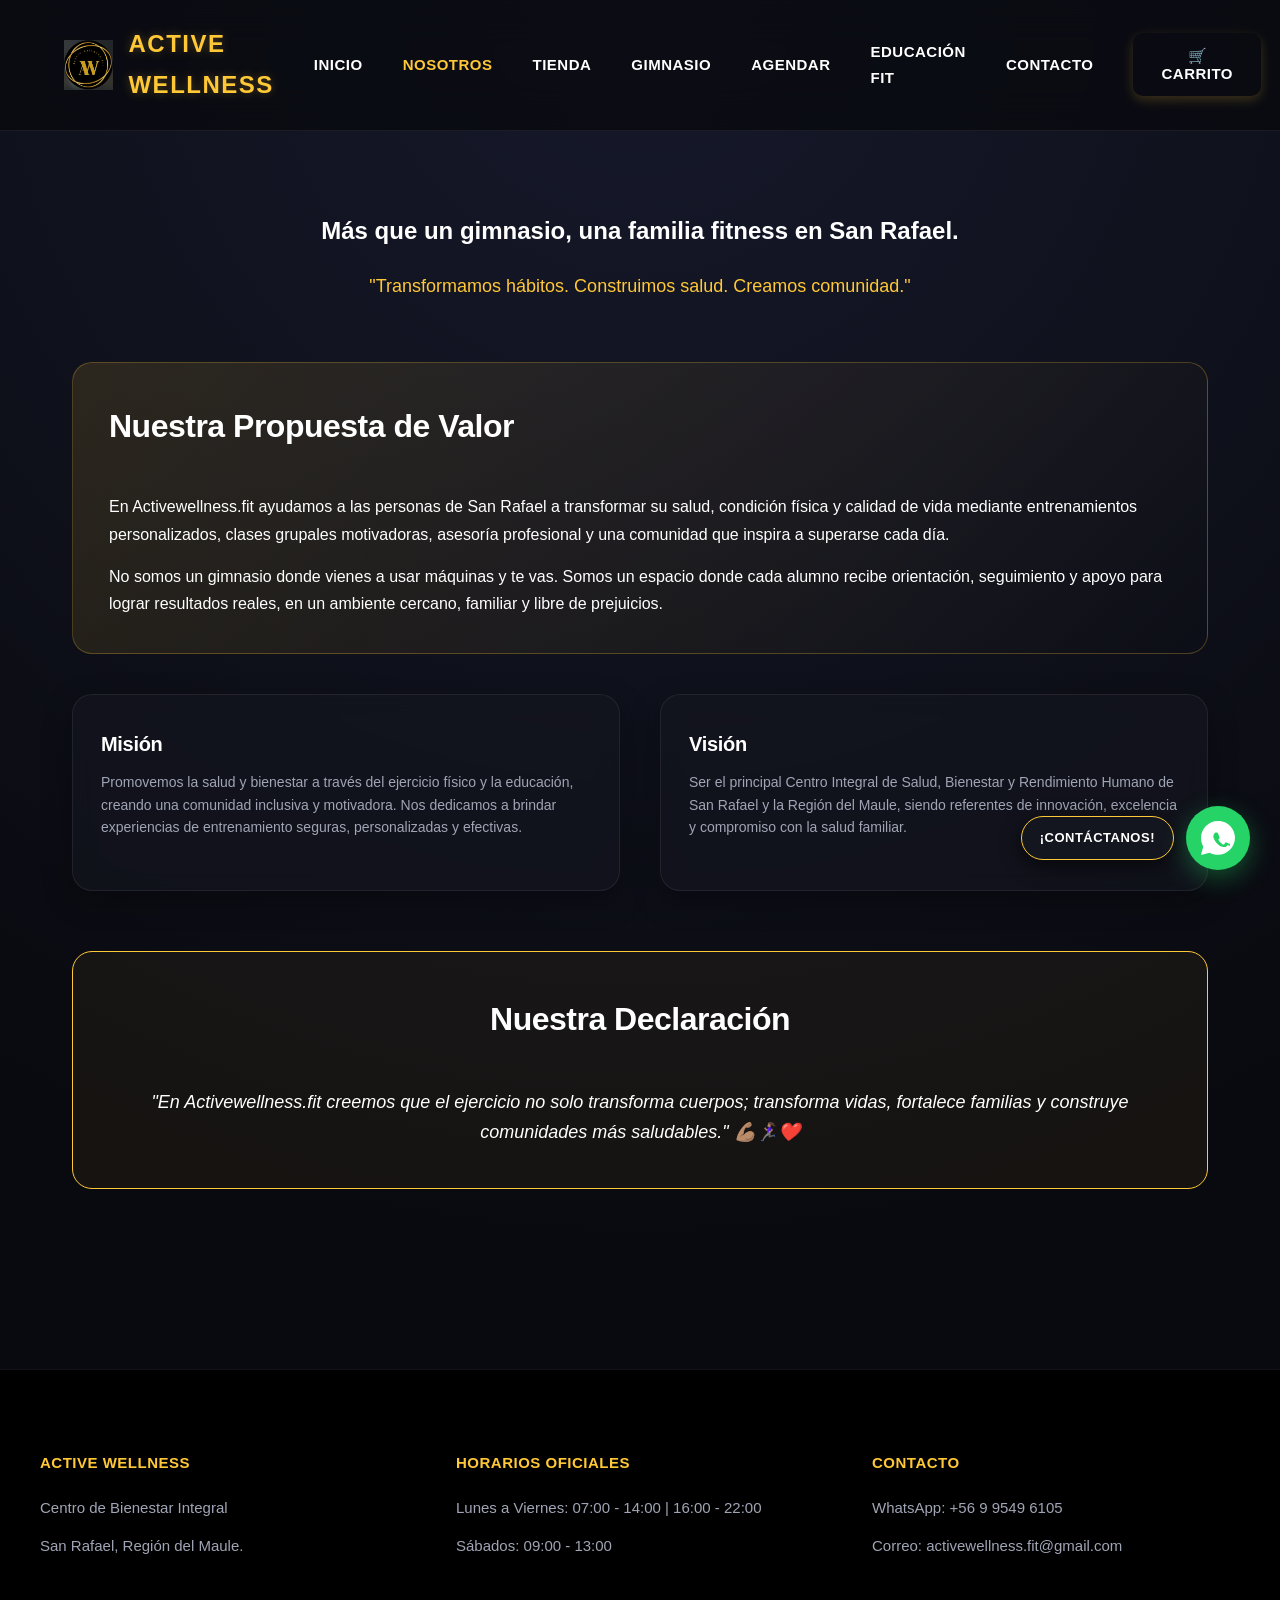
<file: nosotros.html>
<!DOCTYPE html>
<html lang="es">
<head>
  <meta charset="UTF-8">
  <meta name="viewport" content="width=device-width, initial-scale=1.0">
  <title>Nosotros - Active Wellness</title>
  <meta name="description" content="Active Wellness: nutrición, entrenamiento, bienestar y estética integral.">
  <link rel="icon" href="imagenes/favicon.png" type="image/png">
  <link rel="stylesheet" href="styles.css">
</head>
<body>

<header class="header">
  <div class="logo">
    <a href="index.html" style="text-decoration: none; color: var(--accent-color); display: flex; align-items: center;">
      <img src="imagenes/logo.png" alt="Logo" style="height: 50px; margin-right: 15px;">
      Active Wellness
    </a>
  </div>
  <nav class="nav">
    <a href="index.html">Inicio</a>
    <a href="nosotros.html" style="color: var(--accent-color);">Nosotros</a>
    <a href="catalogo.html">Tienda<span id="nav-count" class="nav-badge" style="display:none;">0</span></a>
    <a href="gimnasio.html">Gimnasio</a>
    <a href="agenda.html">Agendar</a>
    <a href="comunidad.html">Educación Fit</a>
    <a href="contacto.html">Contacto</a>
    <button class="nav-btn-link" onclick="toggleCartSidebar()">🛒 Carrito</button>
  </nav>
</header>

<section class="section">
  <h1 style="text-align: center; margin-bottom: 20px;">Más que un gimnasio, una familia fitness en San Rafael.</h1>
  <p style="text-align: center; color: var(--accent-color); font-size: 18px; margin-bottom: 60px;">"Transformamos hábitos. Construimos salud. Creamos comunidad."</p>

  <div class="brand-banner" style="margin-bottom: 40px;">
    <h2>Nuestra Propuesta de Valor</h2>
    <p>En Activewellness.fit ayudamos a las personas de San Rafael a transformar su salud, condición física y calidad de vida mediante entrenamientos personalizados, clases grupales motivadoras, asesoría profesional y una comunidad que inspira a superarse cada día.</p>
    <p style="margin-top: 15px;">No somos un gimnasio donde vienes a usar máquinas y te vas. Somos un espacio donde cada alumno recibe orientación, seguimiento y apoyo para lograr resultados reales, en un ambiente cercano, familiar y libre de prejuicios.</p>
  </div>

  <div class="grid" style="margin-bottom: 60px;">
    <div class="card">
      <h3>Misión</h3>
      <p style="font-size: 14px;">Promovemos la salud y bienestar a través del ejercicio físico y la educación, creando una comunidad inclusiva y motivadora. Nos dedicamos a brindar experiencias de entrenamiento seguras, personalizadas y efectivas.</p>
    </div>
    <div class="card">
      <h3>Visión</h3>
      <p style="font-size: 14px;">Ser el principal Centro Integral de Salud, Bienestar y Rendimiento Humano de San Rafael y la Región del Maule, siendo referentes de innovación, excelencia y compromiso con la salud familiar.</p>
    </div>
  </div>

  <div style="background: rgba(255, 200, 55, 0.05); padding: 40px; border-radius: 20px; text-align: center; border: 1px solid var(--accent-color);">
    <h2>Nuestra Declaración</h2>
    <p style="font-style: italic; font-size: 18px; color: #fff;">"En Activewellness.fit creemos que el ejercicio no solo transforma cuerpos; transforma vidas, fortalece familias y construye comunidades más saludables." 💪🏽🏃🏽‍♀️❤️</p>
  </div>
</section>

<footer class="footer">
  <div class="footer-content">
    <div class="footer-section">
      <h3>Active Wellness</h3>
      <p>Centro de Bienestar Integral</p>
      <p>San Rafael, Región del Maule.</p>
    </div>
    <div class="footer-section">
      <h3>Horarios Oficiales</h3>
      <p>Lunes a Viernes: 07:00 - 14:00 | 16:00 - 22:00</p>
      <p>Sábados: 09:00 - 13:00</p>
    </div>
    <div class="footer-section">
      <h3>Contacto</h3>
      <p>WhatsApp: +56 9 9549 6105</p>
      <p>Correo: activewellness.fit@gmail.com</p>
    </div>
  </div>
</footer>

<a href="https://wa.me/56995496105" class="whatsapp-float-container" target="_blank">
  <span class="whatsapp-text-badge">¡Contáctanos!</span>
  <div class="whatsapp-float">
    <svg class="whatsapp-icon-svg" viewBox="0 0 32 32">
      <path d="M16 0c-8.837 0-16 7.163-16 16 0 2.825.737 5.607 2.137 8.047l-2.137 7.953 8.135-2.132c2.392 1.315 5.1 2.007 7.865 2.007 8.837 0 16-7.163 16-16s-7.163-16-16-16zm9.055 22.502c-.37 1.042-1.842 1.908-2.54 1.995-.697.087-1.572.15-2.55-.175-3.955-1.307-6.522-5.325-6.72-5.587-.197-.262-1.607-2.137-1.607-4.075 0-1.937 1.012-2.887 1.375-3.275.362-.387.787-.487 1.05-.487.262 0 .525.012.75.025.237.012.462-.05 1.037.525.437.437 1.5 3.662 1.637 3.937.137.275.087.6-.125.85-.212.25-.45.55-.662.775-.212.225-.437.475-.187.9 1.112 1.887 2.45 3.125 4.125 4.125.425.25.662.212.9-.062.237-.275 1.037-1.2 1.312-1.612.275-.412.55-.337.925-.2 1.25.437 2.412.912 2.762 1.062.35.15.587.225.675.375.088.15.088.862-.282 1.904z" fill="#FFF"/>
    </svg>
  </div>
</a>

<script src="app.js"></script>
</body>
</html>
</file>
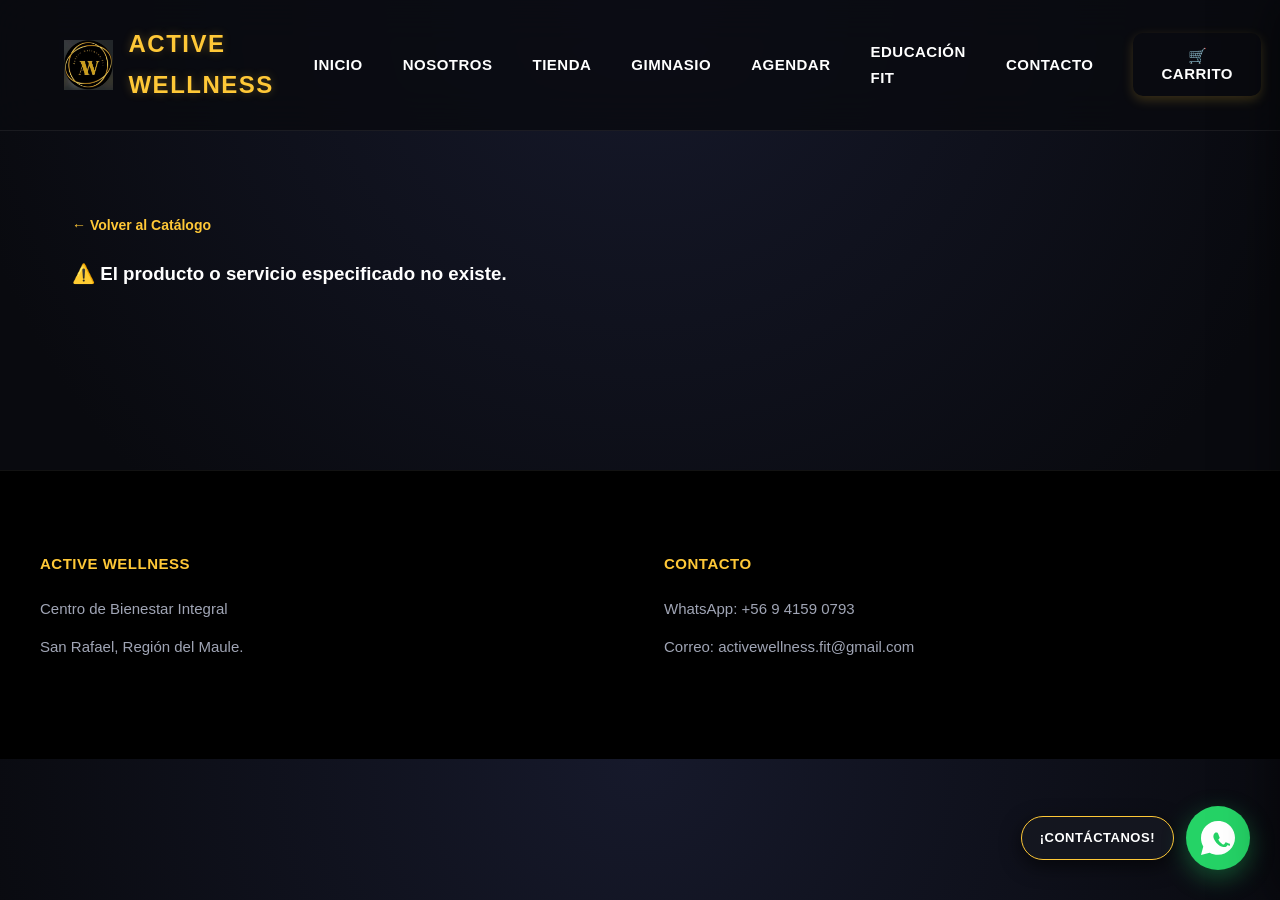
<file: producto.html>
<!DOCTYPE html>
<html lang="es">
<head>
  <meta charset="UTF-8">
  <meta name="viewport" content="width=device-width, initial-scale=1.0">
  <title>Detalle de Producto - Active Wellness</title>
  <meta name="description" content="Active Wellness: nutrición, entrenamiento, bienestar y estética integral.">
  <link rel="icon" href="imagenes/favicon.png" type="image/png">
  <link rel="stylesheet" href="styles.css">
  <style>
    .product-detail-container { display: flex; gap: 48px; flex-wrap: wrap; margin-top: 20px; }
    .product-gallery { flex: 1; min-width: 300px; }
    .main-image-box { width: 100%; height: 380px; background: #FFFFFF; border-radius: 16px; display: flex; justify-content: center; align-items: center; border: 1px solid var(--border-subtle); margin-bottom: 16px; }
    .product-info-panel { flex: 1; min-width: 300px; }
    .tech-specs-box { margin-top: 32px; border-top: 1px solid var(--border-subtle); padding-top: 24px; }
    .specs-table { width: 100%; margin-top: 16px; border-collapse: collapse; background: #141414; border-radius: 8px; overflow: hidden; }
    .specs-table td { padding: 12px 16px; border-bottom: 1px solid rgba(255,255,255,0.02); font-size: 14px; }
    .specs-table tr:last-child td { border: none; }
  </style>
</head>
<body>

<header class="header">
  <div class="logo">
    <a href="index.html" style="text-decoration: none; color: var(--accent-color); display: flex; align-items: center;">
      <img src="imagenes/logo.png" alt="Logo" style="height: 50px; margin-right: 15px;">
      Active Wellness
    </a>
  </div>
  <nav class="nav">
    <a href="index.html">Inicio</a>
    <a href="nosotros.html">Nosotros</a>
    <a href="catalogo.html">Tienda<span id="nav-count" class="nav-badge" style="display:none;">0</span></a>
    <a href="gimnasio.html">Gimnasio</a>
    <a href="agenda.html">Agendar</a>
    <a href="comunidad.html">Educación Fit</a>
    <a href="contacto.html">Contacto</a>
    <button class="nav-btn-link" onclick="toggleCartSidebar()">🛒 Carrito</button>
  </nav>
</header>

<div id="cart-sidebar" class="cart-sidebar">
  <div class="cart-header">
    <h3>Tu Carrito</h3>
    <button class="close-cart" onclick="toggleCartSidebar()">✕</button>
  </div>
  <div class="cart-items-container" id="cart-items-list"></div>
  <div>
    <p style="font-size: 18px; font-weight: bold; margin-bottom: 16px;">Total: <span id="cart-sidebar-total" style="color:var(--accent-color);">$0</span></p>
    <button onclick="enviarAWhatsApp()" class="btn" style="background:var(--success-color); color:white; width:100%; padding:14px; margin-bottom:12px;">Confirmar por WhatsApp 💬</button>
    <button onclick="clearCart()" class="btn" style="background:var(--danger-color); color:white; width:100%; padding:10px; font-size:12px;">Vaciar Carrito 🗑️</button>
  </div>
</div>

<section class="section">
  <a href="catalogo.html" style="color: var(--accent-color); text-decoration: none; font-size: 14px; font-weight: 600;">← Volver al Catálogo</a>
  <div class="product-detail-container" id="dynamic-product-view"></div>
</section>

<footer class="footer">
  <div class="footer-content">
    <div class="footer-section">
      <h3>Active Wellness</h3>
      <p>Centro de Bienestar Integral</p>
      <p>San Rafael, Región del Maule.</p>
    </div>
    <div class="footer-section">
      <h3>Contacto</h3>
      <p>WhatsApp: +56 9 4159 0793</p>
      <p>Correo: activewellness.fit@gmail.com</p>
    </div>
  </div>
</footer>

<a href="https://wa.me/56941590793" class="whatsapp-float-container" target="_blank">
  <span class="whatsapp-text-badge">¡Contáctanos!</span>
  <div class="whatsapp-float">
    <svg class="whatsapp-icon-svg" viewBox="0 0 32 32">
      <path d="M16 0c-8.837 0-16 7.163-16 16 0 2.825.737 5.607 2.137 8.047l-2.137 7.953 8.135-2.132c2.392 1.315 5.1 2.007 7.865 2.007 8.837 0 16-7.163 16-16s-7.163-16-16-16zm9.055 22.502c-.37 1.042-1.842 1.908-2.54 1.995-.697.087-1.572.15-2.55-.175-3.955-1.307-6.522-5.325-6.72-5.587-.197-.262-1.607-2.137-1.607-4.075 0-1.937 1.012-2.887 1.375-3.275.362-.387.787-.487 1.05-.487.262 0 .525.012.75.025.237.012.462-.05 1.037.525.437.437 1.5 3.662 1.637 3.937.137.275.087.6-.125.85-.212.25-.45.55-.662.775-.212.225-.437.475-.187.9 1.112 1.887 2.45 3.125 4.125 4.125.425.25.662.212.9-.062.237-.275 1.037-1.2 1.312-1.612.275-.412.55-.337.925-.2 1.25.437 2.412.912 2.762 1.062.35.15.587.225.675.375.088.15.088.862-.282 1.904z" fill="#FFF"/>
    </svg>
  </div>
</a>

<script src="app.js"></script>
<script>
  renderProductDetailPage();
</script>
</body>
</html>
</file>
<file: styles.css>
:root {
  --bg-color: #090a0f;
  --surface-color: rgba(20, 22, 31, 0.65);
  --surface-hover: rgba(28, 31, 44, 0.85);
  --accent-color: #FFC837;
  --accent-hover: #FFE066;
  --text-primary: #FFFFFF;
  --text-secondary: #A0A5B5;
  --border-subtle: rgba(255, 255, 255, 0.07);
  --glow-color: rgba(255, 200, 55, 0.15);
  --success-color: #00E676;
  --danger-color: #FF3D00;
}

* {
  margin: 0;
  padding: 0;
  box-sizing: border-box;
  font-family: -apple-system, BlinkMacSystemFont, "Segoe UI", Roboto, "Helvetica Neue", Arial, sans-serif;
  -webkit-font-smoothing: antialiased;
}

body {
  background: var(--bg-color);
  background-image: radial-gradient(circle at top center, #16192b 0%, #090a0f 70%);
  color: var(--text-primary);
  line-height: 1.7;
  overflow-x: hidden;
}

.header {
  display: flex;
  justify-content: space-between;
  align-items: center;
  padding: 24px 64px;
  background: rgba(9, 10, 15, 0.8);
  backdrop-filter: blur(20px);
  -webkit-backdrop-filter: blur(20px);
  position: sticky;
  top: 0;
  z-index: 998;
  border-bottom: 1px solid var(--border-subtle);
}

.logo a {
  display: flex !important;
  align-items: center;
  font-weight: 800;
  font-size: 24px;
  letter-spacing: 1.5px;
  text-transform: uppercase;
  text-decoration: none;
  color: var(--accent-color);
  text-shadow: 0 0 10px rgba(255, 200, 55, 0.3);
}

.logo img {
  object-fit: contain;
}

.nav {
  display: flex;
  align-items: center;
}

.nav a, .nav-btn-link {
  color: var(--text-primary);
  margin-left: 40px;
  text-decoration: none;
  font-weight: 700;
  font-size: 15px;
  text-transform: uppercase;
  letter-spacing: 0.5px;
  transition: color 0.2s ease, text-shadow 0.2s ease;
  background: none;
  border: none;
  cursor: pointer;
}

.nav a:hover, .nav-btn-link:hover {
  color: var(--accent-color);
  text-shadow: 0 0 8px rgba(255, 200, 55, 0.4);
}

.nav-badge {
  background: var(--accent-color);
  color: #000000;
  padding: 3px 8px;
  border-radius: 8px;
  font-size: 12px;
  font-weight: 800;
  margin-left: 8px;
}

.hero {
  padding: 140px 24px;
  display: flex;
  flex-direction: column;
  justify-content: center;
  align-items: center;
  text-align: center;
}

.hero h1 {
  color: var(--text-primary);
  font-size: 56px;
  font-weight: 900;
  letter-spacing: -1.5px;
  line-height: 1.2;
  margin-bottom: 20px;
  text-shadow: 0 4px 20px rgba(0,0,0,0.5);
}

.hero p {
  color: var(--text-secondary);
  font-size: 19px;
  max-width: 700px;
  font-weight: 400;
}

.section {
  padding: 80px 32px;
  max-width: 1200px;
  margin: auto;
}

.split-layout {
  display: flex;
  gap: 64px;
  align-items: center;
  flex-wrap: wrap;
  margin-bottom: 64px;
}

.split-text { 
  flex: 1; 
  min-width: 320px; 
  font-size: 16px;
}

h2 {
  color: var(--text-primary);
  font-size: 32px;
  font-weight: 800;
  margin-bottom: 40px;
  letter-spacing: -0.5px;
}

.search-container {
  margin-bottom: 48px;
  width: 100%;
  max-width: 540px;
  margin-left: auto;
  margin-right: auto;
}

.search-input {
  width: 100%;
  padding: 18px 24px;
  background: var(--surface-color);
  border: 1px solid var(--border-subtle);
  color: white;
  border-radius: 14px;
  font-size: 16px;
  box-shadow: inset 0 2px 4px rgba(0,0,0,0.2);
  transition: border-color 0.2s ease, box-shadow 0.2s ease;
}

.search-input:focus {
  outline: none;
  border-color: var(--accent-color);
  box-shadow: 0 0 15px var(--glow-color);
}

.grid {
  display: grid;
  grid-template-columns: repeat(auto-fit, minmax(280px, 1fr));
  gap: 40px;
}

.card {
  background: var(--surface-color);
  backdrop-filter: blur(10px);
  -webkit-backdrop-filter: blur(10px);
  padding: 32px 28px;
  border-radius: 20px;
  border: 1px solid var(--border-subtle);
  box-shadow: 0 10px 30px rgba(0,0,0,0.3);
  transition: transform 0.3s cubic-bezier(0.16, 1, 0.3, 1), border-color 0.3s ease, box-shadow 0.3s ease, background 0.3s ease;
  display: flex;
  flex-direction: column;
  justify-content: space-between;
}

.card:hover {
  transform: translateY(-8px);
  border-color: var(--accent-color);
  background: var(--surface-hover);
  box-shadow: 0 20px 40px rgba(0,0,0,0.5), 0 0 20px var(--glow-color);
}

.product-image-wrapper {
  width: 100%;
  height: 200px;
  background: #FFFFFF; 
  border-radius: 14px;
  margin-bottom: 20px;
  display: flex;
  justify-content: center;
  align-items: center;
  overflow: hidden;
  border: 1px solid rgba(255,255,255,0.03);
}

.product-img {
  width: 100%;
  height: 100%;
  object-fit: contain;
  transition: transform 0.4s ease;
}

.card:hover .product-img {
  transform: scale(1.08);
}

.product-img-placeholder {
  font-size: 38px;
  color: #2b2e3b;
  font-weight: 800;
}

.card h3 {
  font-size: 20px;
  font-weight: 700;
  margin-bottom: 10px;
  letter-spacing: -0.3px;
}

.card p {
  color: var(--text-secondary);
  font-size: 14px;
  line-height: 1.6;
  margin-bottom: 20px;
}

.price {
  font-size: 34px;
  font-weight: 800;
  color: var(--accent-color);
  margin: 14px 0;
  text-align: center;
}

.stock-tag {
  font-size: 12px;
  font-weight: 700;
  text-transform: uppercase;
  letter-spacing: 0.5px;
  margin-bottom: 20px;
}

.stock-available { color: var(--success-color); }
.stock-out { color: var(--danger-color); }

button, .btn {
  padding: 14px 28px;
  background: var(--accent-color);
  border: none;
  font-weight: 700;
  border-radius: 10px;
  cursor: pointer;
  color: #000000;
  font-size: 14px;
  text-transform: uppercase;
  letter-spacing: 0.5px;
  transition: background 0.2s ease, transform 0.1s ease, box-shadow 0.2s ease;
  box-shadow: 0 4px 12px rgba(255, 200, 55, 0.2);
}

button:hover, .btn:hover {
  background: var(--accent-hover);
  box-shadow: 0 6px 20px rgba(255, 200, 55, 0.4);
}

button:disabled {
  background: #1f212d !important;
  color: #4e5266 !important;
  box-shadow: none !important;
  cursor: not-allowed;
}

.cart-sidebar {
  position: fixed;
  top: 0;
  right: -440px;
  width: 420px;
  height: 100vh;
  background: rgba(9, 10, 15, 0.85);
  backdrop-filter: blur(24px);
  -webkit-backdrop-filter: blur(24px);
  border-left: 1px solid var(--border-subtle);
  box-shadow: -20px 0 50px rgba(0,0,0,0.6);
  z-index: 1000; /* Prioridad superior absoluta frente a elementos fijos */
  padding: 48px 36px;
  display: flex;
  flex-direction: column;
  justify-content: space-between;
  transition: right 0.4s cubic-bezier(0.16, 1, 0.3, 1);
}

.cart-sidebar.open {
  right: 0;
}

.cart-header {
  display: flex;
  justify-content: space-between;
  align-items: center;
  border-bottom: 1px solid var(--border-subtle);
  padding-bottom: 24px;
}

.close-cart {
  background: none;
  color: white;
  font-size: 24px;
  padding: 0;
  box-shadow: none !important;
}

.cart-items-container {
  flex-grow: 1;
  overflow-y: auto;
  margin: 32px 0;
}

.cart-item {
  background: rgba(255,255,255,0.03);
  border: 1px solid var(--border-subtle);
  padding: 20px;
  border-radius: 12px;
  margin-bottom: 16px;
}

.form {
  background: var(--surface-color);
  backdrop-filter: blur(10px);
  padding: 48px 40px;
  border-radius: 20px;
  border: 1px solid var(--border-subtle);
  box-shadow: 0 15px 40px rgba(0,0,0,0.3);
}

.form input, .form textarea, .form select {
  width: 100%;
  margin-bottom: 24px;
  padding: 16px 20px;
  background: rgba(0, 0, 0, 0.4);
  border: 1px solid var(--border-subtle);
  color: white;
  border-radius: 10px;
  font-size: 15px;
  transition: border-color 0.2s ease;
}

.form input:focus, .form textarea:focus, .form select:focus {
  outline: none;
  border-color: var(--accent-color);
}

.brand-banner {
  background: linear-gradient(135deg, rgba(255, 200, 55, 0.12) 0%, rgba(0, 0, 0, 0.0) 100%);
  border: 1px solid rgba(255, 200, 55, 0.25);
  padding: 36px;
  border-radius: 20px;
  margin-bottom: 56px;
}

.formula-box {
  background: #000000;
  padding: 16px;
  border-radius: 10px;
  border: 1px dashed rgba(255,255,255,0.1);
  font-family: "SF Mono", SFMono-Regular, Consolas, monospace;
  font-size: 13px;
  color: var(--success-color);
  margin: 16px 0;
  font-weight: 600;
}

.footer {
  background: #000000;
  border-top: 1px solid var(--border-subtle);
  padding: 80px 24px 40px 24px;
  margin-top: 100px;
  font-size: 15px;
  color: var(--text-secondary);
}

.footer-content {
  max-width: 1200px;
  margin: auto;
  display: grid;
  grid-template-columns: repeat(auto-fit, minmax(240px, 1fr));
  gap: 48px;
  padding-bottom: 48px;
}

.footer-section h3 {
  color: var(--accent-color);
  margin-bottom: 20px;
  font-size: 15px;
  text-transform: uppercase;
  letter-spacing: 0.5px;
}

.footer-section p, .footer-section a {
  color: var(--text-secondary);
  text-decoration: none;
  display: block;
  margin-bottom: 12px;
}

.footer-section a:hover {
  color: var(--accent-color);
}

.footer-bottom {
  max-width: 1200px;
  margin: auto;
  border-top: 1px solid var(--border-subtle);
  padding-top: 32px;
  text-align: center;
  font-size: 14px;
}

.social-links {
  display: flex;
  gap: 16px;
  margin-top: 12px;
}

.social-icon {
  color: var(--text-secondary);
  text-decoration: none;
  font-size: 14px;
  font-weight: 600;
  transition: color 0.2s ease, text-shadow 0.2s ease;
}

.social-icon:hover {
  color: var(--accent-color);
  text-shadow: 0 0 8px rgba(255, 200, 55, 0.5);
}

.store-tabs {
  display: flex;
  justify-content: center;
  gap: 24px;
  margin-bottom: 48px;
}

.tab-btn {
  padding: 16px 36px;
  background: var(--surface-color);
  border: 1px solid var(--border-subtle);
  color: white;
  border-radius: 12px;
  font-size: 16px;
  font-weight: 700;
  cursor: pointer;
  transition: all 0.3s ease;
  text-transform: uppercase;
  letter-spacing: 0.5px;
}

.tab-btn:hover {
  border-color: var(--accent-color);
  background: rgba(255, 200, 55, 0.05);
}

.tab-btn.active {
  background: var(--accent-color);
  color: #000000;
  border-color: var(--accent-color);
  box-shadow: 0 0 15px var(--glow-color);
}

/* COMPONENTE FLOTANTE DE WHATSAPP CON RESPALDO DE SEGURIDAD */
.whatsapp-float-container {
  position: fixed;
  bottom: 30px;
  right: 30px;
  display: flex;
  align-items: center;
  gap: 12px;
  text-decoration: none;
  z-index: 995; /* Capa inferior a la barra del carro para liberar clics */
}

.whatsapp-text-badge {
  background-color: #14161f;
  color: #FFFFFF;
  padding: 10px 18px;
  border-radius: 30px;
  font-size: 13px;
  font-weight: 700;
  letter-spacing: 0.5px;
  text-transform: uppercase;
  border: 1px solid var(--accent-color);
  box-shadow: 0 6px 20px rgba(0, 0, 0, 0.6);
  white-space: nowrap;
  transition: transform 0.3s ease, opacity 0.3s ease;
}

.whatsapp-float {
  width: 64px;
  height: 64px;
  background-color: #25d366;
  border-radius: 50%;
  display: flex;
  align-items: center;
  justify-content: center;
  box-shadow: 0px 8px 24px rgba(37, 211, 102, 0.35);
  transition: transform 0.3s cubic-bezier(0.16, 1, 0.3, 1), background-color 0.3s ease;
}

.whatsapp-icon-svg {
  width: 34px;
  height: 34px;
}

.whatsapp-float-container:hover .whatsapp-float {
  transform: scale(1.08) rotate(8deg);
  background-color: #20ba5a;
}

.whatsapp-float-container:hover .whatsapp-text-badge {
  transform: translateX(-4px);
  border-color: var(--accent-hover);
}

/* PANTALLAS MÓVILES */
@media (max-width: 1024px) {
  .header { padding: 20px 32px; }
  .hero h1 { font-size: 42px; }
}

@media (max-width: 768px) {
  .header { flex-direction: column; gap: 16px; padding: 16px; text-align: center; }
  .nav { justify-content: center; gap: 12px; flex-wrap: wrap; }
  .nav a, .nav-btn-link { margin-left: 0; margin: 0 8px; font-size: 13px; }
  .hero { padding: 80px 16px; }
  .hero h1 { font-size: 32px; }
  .section { padding: 40px 16px; }
  .split-layout { flex-direction: column; gap: 32px; }
  .form { padding: 24px 16px; }
  .cart-sidebar { width: 100%; right: -100%; padding: 24px; }
  .whatsapp-float-container { bottom: 20px; right: 20px; }
  .whatsapp-text-badge { display: none; } /* Oculto estructural para evitar solapamientos táctiles */
  .whatsapp-float { width: 56px; height: 56px; }
}
</file>
